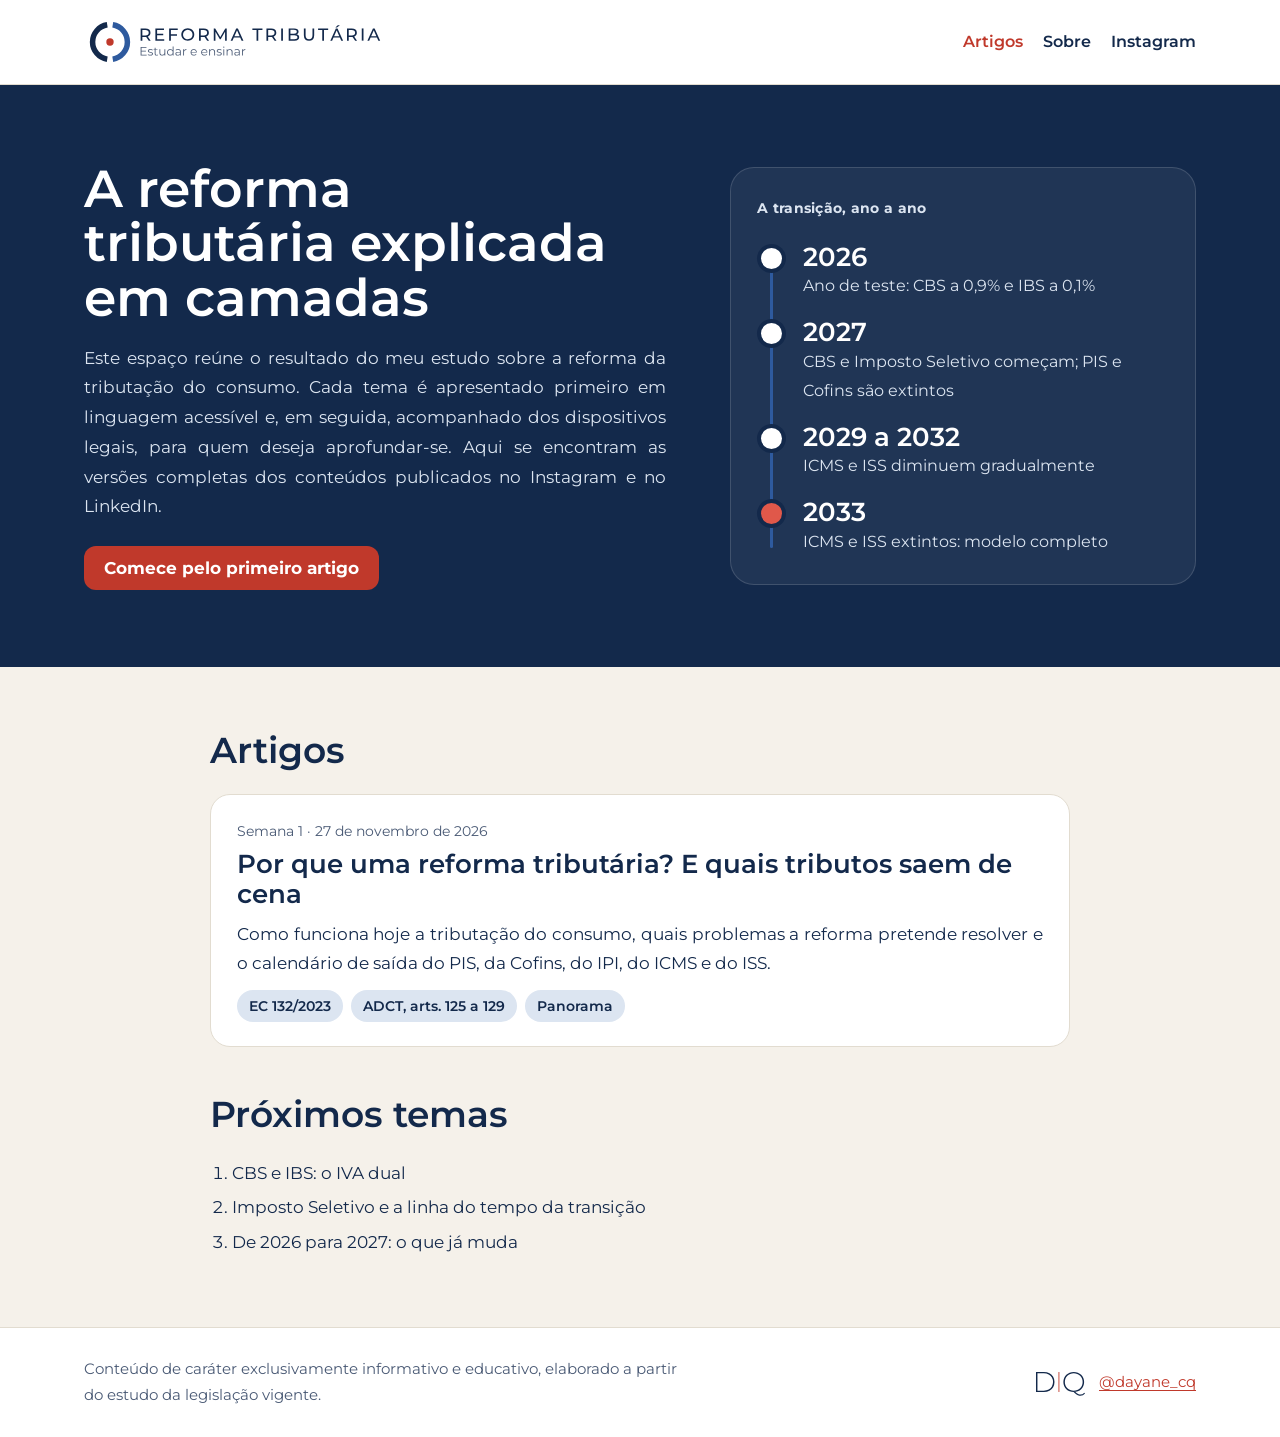
<file: index.html>
<!DOCTYPE html>
<html lang="pt-BR">
<head>
<meta charset="utf-8">
<meta name="viewport" content="width=device-width, initial-scale=1">
<title>Reforma Tributária: Estudar e Ensinar</title>
<meta name="description" content="Estudo da reforma tributária (EC 132/2023, LC 214/2025 e LC 227/2026) explicado em linguagem acessível, sempre com o dispositivo legal.">
<link rel="preconnect" href="https://fonts.googleapis.com">
<link rel="preconnect" href="https://fonts.gstatic.com" crossorigin>
<link href="https://fonts.googleapis.com/css2?family=Montserrat:wght@400;500;600&display=swap" rel="stylesheet">
<link rel="icon" href="assets/marca/serie-simbolo.svg" type="image/svg+xml">
<link rel="stylesheet" href="assets/style.css?v=4">
</head>
<body>

<header class="topo">
  <div class="wrap">
    <a class="marca" href="index.html"><svg class="logo" width="302" height="52" viewBox="0 0 1040.06 179.00" role="img" aria-label="Reforma Tributária: estudar e ensinar"><path d="M80.00 30.26 A60 60 0 0 0 80.00 148.74" fill="none" stroke="#13294B" stroke-width="19.00"/><path d="M99.00 30.26 A60 60 0 0 1 99.00 148.74" fill="none" stroke="#2E5A9E" stroke-width="19.00"/><circle cx="89.5" cy="89.5" r="12.73" fill="#C0392B"/><path transform="translate(188.69,84.80) scale(0.06000,-0.06000)" d="M105.1311818943839 0V700H378.44509639564126Q514.2011735121542 700 592.2682313495391 635.2774518021794Q670.3352891869238 570.5549036043587 670.3352891869238 455.6433361274099Q670.3352891869238 380.2652975691534 635.2240150880134 325.80951383067895Q600.1127409891031 271.3537300922045 534.8124476110645 242.16471081307628Q469.51215423302597 212.97569153394804 378.44509639564126 212.97569153394804H160.04568315171835L204.51508801341157 259.1341156747695V0ZM573.4178541492037 0 394.6404023470243 254H502.4023470243085L682.0243084660519 0ZM204.51508801341157 249.31098072087175 160.04568315171835 297.8474434199497H375.3780385582565Q471.3537300922045 297.8474434199497 520.7303017602683 339.4130343671417Q570.1068734283319 380.9786253143336 570.1068734283319 455.6433361274099Q570.1068734283319 531.3080469404862 520.7303017602683 572.3736378876781Q471.3537300922045 613.43922883487 375.3780385582565 613.43922883487H160.04568315171835L204.51508801341157 662.8202011735121Z" fill="#13294B"/><path transform="translate(239.51,84.80) scale(0.06000,-0.06000)" d="M105.1311818943839 0V700H599.2011735121542V613.43922883487H204.51508801341157V86.56077116512992H613.3566638725902V0ZM196.13704945515508 313.06412405699916V397.93587594300084H555.8901927912825V313.06412405699916Z" fill="#13294B"/><path transform="translate(286.91,84.80) scale(0.06000,-0.06000)" d="M105.1311818943839 0V700H599.2011735121542V613.43922883487H204.51508801341157V0ZM195.29253981559094 282.9300083822297V369.4907795473596H555.8901927912825V282.9300083822297Z" fill="#13294B"/><path transform="translate(332.21,84.80) scale(0.06000,-0.06000)" d="M420.71724680519407 -8.067057837384745Q340.5229261334392 -8.067057837384745 272.30567932824516 18.855196982397317Q204.08843252305113 45.77745180217938 153.89941324392288 94.19970662196144Q103.71039396479463 142.6219614417435 75.86588432523051 207.6817382443338Q48.02137468566639 272.74151504692406 48.02137468566639 350Q48.02137468566639 427.25848495307594 75.86588432523051 492.31826175566624Q103.71039396479463 557.3780385582565 154.006828943692 605.9221521515327Q204.30326392258937 654.4662657448089 272.2293771415126 681.2666617910968Q340.15549036043586 708.0670578373847 420.53352891869235 708.0670578373847Q500.91156747694885 708.0670578373847 568.5950693739798 681.4168598142408Q636.2785712710107 654.7666617910968 686.3953627520184 606.4946049944588Q736.512154233026 558.2225481978206 764.3566638725902 492.871332774518Q792.2011735121542 427.52011735121545 792.2011735121542 349.9155490360436Q792.2011735121542 272.3109807208717 764.3566638725902 207.04421626152555Q736.512154233026 141.77745180217937 686.3953627520184 93.50539500554126Q636.2785712710107 45.23333820890316 568.5950693739798 18.58314018575921Q500.91156747694885 -8.067057837384745 420.71724680519407 -8.067057837384745ZM420.53352891869235 81.02724224643755Q479.0213746856664 81.02724224643755 528.4162863618019 101.08596244047726Q577.8111980379374 121.14468263451695 614.4590357331347 157.6515533876692Q651.1068734283319 194.15842414082147 671.5398155909472 243.09023549320725Q691.9727577535624 292.022046845593 691.9727577535624 350.2549463062835Q691.9727577535624 408.48784576697403 671.6347043144938 457.0921861302893Q651.296650875425 505.69652649360455 614.6083976127912 542.2502039569242Q577.9201443501574 578.803881420244 528.4707595179119 598.8883195869032Q479.0213746856664 618.9727577535624 420.53352891869235 618.9727577535624Q362.0456831517184 618.9727577535624 312.4001949574767 598.8609293126158Q262.754706763235 578.7491008716693 225.92095745782984 542.1455731091465Q189.08720815242472 505.5420453466238 168.66849929834143 456.8714205195331Q148.24979044425817 408.20079569244234 148.24979044425817 350.2787297825162Q148.24979044425817 292.3566638725901 168.6295816505372 243.42485252020433Q189.00937285681627 194.49304116781855 225.7729177779471 157.6930838697433Q262.53646269907796 120.89312657166806 312.29107292539817 100.9601844090528Q362.0456831517184 81.02724224643755 420.53352891869235 81.02724224643755Z" fill="#13294B"/><path transform="translate(389.81,84.80) scale(0.06000,-0.06000)" d="M105.1311818943839 0V700H378.44509639564126Q514.2011735121542 700 592.2682313495391 635.2774518021794Q670.3352891869238 570.5549036043587 670.3352891869238 455.6433361274099Q670.3352891869238 380.2652975691534 635.2240150880134 325.80951383067895Q600.1127409891031 271.3537300922045 534.8124476110645 242.16471081307628Q469.51215423302597 212.97569153394804 378.44509639564126 212.97569153394804H160.04568315171835L204.51508801341157 259.1341156747695V0ZM573.4178541492037 0 394.6404023470243 254H502.4023470243085L682.0243084660519 0ZM204.51508801341157 249.31098072087175 160.04568315171835 297.8474434199497H375.3780385582565Q471.3537300922045 297.8474434199497 520.7303017602683 339.4130343671417Q570.1068734283319 380.9786253143336 570.1068734283319 455.6433361274099Q570.1068734283319 531.3080469404862 520.7303017602683 572.3736378876781Q471.3537300922045 613.43922883487 375.3780385582565 613.43922883487H160.04568315171835L204.51508801341157 662.8202011735121Z" fill="#13294B"/><path transform="translate(440.63,84.80) scale(0.06000,-0.06000)" d="M105.1311818943839 0V700H187.15842414082147L500.7347024308466 171.20410729253982H457.10980720871754L767.1525565800503 700H849.1797988264879L850.0243084660519 0H754.0184409052808L753.1739312657166 548.546102263202H775.5305951383068L500.0456831517184 84.6433361274099H454.2652975691534L176.0913663034367 548.546102263202H201.13704945515508V0Z" fill="#13294B"/><path transform="translate(505.13,84.80) scale(0.06000,-0.06000)" d="M-1.1341156747694896 0 316.2652975691534 700H414.8046940486169L733.048616932104 0H628.1311818943839L344.91156747694885 644.3080469404862H385.31391450125733L102.09430008382229 0ZM133.7347024308466 174.68608549874267 161.46940486169322 255.33528918692372H555.0884325230511L583.6676445934619 174.68608549874267Z" fill="#13294B"/><path transform="translate(579.59,84.80) scale(0.06000,-0.06000)" d="M243.73176865046102 0V613.43922883487H4V700H582.8474434199497V613.43922883487H343.1156747694887V0Z" fill="#13294B"/><path transform="translate(622.01,84.80) scale(0.06000,-0.06000)" d="M105.1311818943839 0V700H378.44509639564126Q514.2011735121542 700 592.2682313495391 635.2774518021794Q670.3352891869238 570.5549036043587 670.3352891869238 455.6433361274099Q670.3352891869238 380.2652975691534 635.2240150880134 325.80951383067895Q600.1127409891031 271.3537300922045 534.8124476110645 242.16471081307628Q469.51215423302597 212.97569153394804 378.44509639564126 212.97569153394804H160.04568315171835L204.51508801341157 259.1341156747695V0ZM573.4178541492037 0 394.6404023470243 254H502.4023470243085L682.0243084660519 0ZM204.51508801341157 249.31098072087175 160.04568315171835 297.8474434199497H375.3780385582565Q471.3537300922045 297.8474434199497 520.7303017602683 339.4130343671417Q570.1068734283319 380.9786253143336 570.1068734283319 455.6433361274099Q570.1068734283319 531.3080469404862 520.7303017602683 572.3736378876781Q471.3537300922045 613.43922883487 375.3780385582565 613.43922883487H160.04568315171835L204.51508801341157 662.8202011735121Z" fill="#13294B"/><path transform="translate(672.83,84.80) scale(0.06000,-0.06000)" d="M105.1311818943839 0V700H204.51508801341157V0Z" fill="#13294B"/><path transform="translate(698.63,84.80) scale(0.06000,-0.06000)" d="M105.1311818943839 0V700H419.28960603520534Q539.9572506286672 700 605.1462699077955 651.6997066219615Q670.3352891869238 603.3994132439229 670.3352891869238 518.7774518021794Q670.3352891869238 462.46647108130765 644.446563285834 423.1219614417435Q618.5578373847443 383.77745180217937 575.7361693210394 363.0884325230511Q532.9145012573345 342.3994132439229 483.1156747694887 342.3994132439229L500.96018440905283 372.28960603520534Q560.8474434199497 372.28960603520534 607.1691114836547 351.3673512154233Q653.4907795473596 330.44509639564126 680.0685247275776 289.6005867560771Q706.6462699077955 248.75607711651298 706.6462699077955 188.91156747694887Q706.6462699077955 99.22254819782061 639.5014668901929 49.61127409891031Q572.3566638725902 0 439.28960603520534 0ZM204.51508801341157 81.49371332774518H434.84450963956414Q518.1311818943839 81.49371332774518 562.2745180217937 109.17057837384745Q606.4178541492037 136.8474434199497 606.4178541492037 197.3566638725901Q606.4178541492037 257.8658843252305 562.2745180217937 285.8872590108969Q518.1311818943839 313.9086336965633 434.84450963956414 313.9086336965633H196.13704945515508V395.4023470243085H409.77745180217937Q486.13118189438393 395.4023470243085 528.1190276613579 423.1569572506287Q570.1068734283319 450.91156747694885 570.1068734283319 506.9543168482816Q570.1068734283319 562.9970662196145 528.1190276613579 590.7516764459347Q486.13118189438393 618.5062866722549 409.77745180217937 618.5062866722549H204.51508801341157Z" fill="#13294B"/><path transform="translate(751.25,84.80) scale(0.06000,-0.06000)" d="M395.3109807208717 -8.067057837384745Q256.79882648784576 -8.067057837384745 177.96500419111482 71.0Q99.1311818943839 150.06705783738474 99.1311818943839 302.28960603520534V700H198.51508801341157V305.82313495389775Q198.51508801341157 189.46940486169322 250.08067896060354 135.2483235540654Q301.6462699077955 81.02724224643755 396.15549036043586 81.02724224643755Q490.6647108130763 81.02724224643755 542.2303017602683 135.2483235540654Q593.7958927074602 189.46940486169322 593.7958927074602 305.82313495389775V700H691.4907795473596V302.28960603520534Q691.4907795473596 150.06705783738474 612.6569572506287 71.0Q533.8231349538977 -8.067057837384745 395.3109807208717 -8.067057837384745Z" fill="#13294B"/><path transform="translate(805.91,84.80) scale(0.06000,-0.06000)" d="M243.73176865046102 0V613.43922883487H4V700H582.8474434199497V613.43922883487H343.1156747694887V0Z" fill="#13294B"/><path transform="translate(848.33,84.80) scale(0.06000,-0.06000)" d="M-1.1341156747694896 0 316.2652975691534 700H414.8046940486169L733.048616932104 0H628.1311818943839L344.91156747694885 644.3080469404862H385.31391450125733L102.09430008382229 0ZM133.7347024308466 174.68608549874267 161.46940486169322 255.33528918692372H555.0884325230511L583.6676445934619 174.68608549874267ZM290.55490360435874 757.0 427.17686504610225 887.268231349539H549.0943000838223L381.3595976529757 757.0Z" fill="#13294B"/><path transform="translate(899.45,84.80) scale(0.06000,-0.06000)" d="M105.1311818943839 0V700H378.44509639564126Q514.2011735121542 700 592.2682313495391 635.2774518021794Q670.3352891869238 570.5549036043587 670.3352891869238 455.6433361274099Q670.3352891869238 380.2652975691534 635.2240150880134 325.80951383067895Q600.1127409891031 271.3537300922045 534.8124476110645 242.16471081307628Q469.51215423302597 212.97569153394804 378.44509639564126 212.97569153394804H160.04568315171835L204.51508801341157 259.1341156747695V0ZM573.4178541492037 0 394.6404023470243 254H502.4023470243085L682.0243084660519 0ZM204.51508801341157 249.31098072087175 160.04568315171835 297.8474434199497H375.3780385582565Q471.3537300922045 297.8474434199497 520.7303017602683 339.4130343671417Q570.1068734283319 380.9786253143336 570.1068734283319 455.6433361274099Q570.1068734283319 531.3080469404862 520.7303017602683 572.3736378876781Q471.3537300922045 613.43922883487 375.3780385582565 613.43922883487H160.04568315171835L204.51508801341157 662.8202011735121Z" fill="#13294B"/><path transform="translate(950.27,84.80) scale(0.06000,-0.06000)" d="M105.1311818943839 0V700H204.51508801341157V0Z" fill="#13294B"/><path transform="translate(976.07,84.80) scale(0.06000,-0.06000)" d="M-1.1341156747694896 0 316.2652975691534 700H414.8046940486169L733.048616932104 0H628.1311818943839L344.91156747694885 644.3080469404862H385.31391450125733L102.09430008382229 0ZM133.7347024308466 174.68608549874267 161.46940486169322 255.33528918692372H555.0884325230511L583.6676445934619 174.68608549874267Z" fill="#13294B"/><path transform="translate(190.20,136.20) scale(0.04200,-0.04200)" d="M114.30092204526404 0V700H594.1994970662196V635.6689019279129H187.56496227996647V64.33109807208717H608.6328583403185V0ZM180.2984073763621 323.9010896898575V387.0989103101425H550.3327745180218V323.9010896898575Z" fill="#4A5A75"/><path transform="translate(218.30,136.20) scale(0.04200,-0.04200)" d="M240.233025984912 -4.699916177703269Q174.96647108130762 -4.699916177703269 116.84995808885162 13.883487007544007Q58.73344509639564 32.46689019279128 26.333612740989103 60.067057837384745L57.59932942162615 116.2984073763621Q89.56580050293378 91.56496227996647 139.56580050293377 74.18147527242246Q189.56580050293377 56.797988264878455 244.7661357921207 56.797988264878455Q319.766974015088 56.797988264878455 352.967309304275 80.2984073763621Q386.1676445934619 103.79882648784576 386.1676445934619 142.89941324392288Q386.1676445934619 171.96647108130762 367.73428331936293 188.3667225481978Q349.30092204526403 204.766974015088 318.9341994970662 213.43378038558257Q288.5674769488684 222.10058675607712 251.9840737636211 227.96730930427492Q215.40067057837385 233.83403185247275 178.81726739312657 242.1173512154233Q142.2338642078793 250.40067057837385 111.86714165968147 265.7506286672255Q81.50041911148365 281.1005867560771 63.067057837384745 308.01718357082984Q44.63369656328584 334.93378038558257 44.63369656328584 379.6336965632858Q44.63369656328584 423.1332774518022 69.01676445934619 457.09974853310985Q93.39983235540655 491.06621961441743 139.84953897736798 510.63285834031853Q186.29924559932942 530.1994970662196 253.13243922883487 530.1994970662196Q303.9656328583403 530.1994970662196 355.2154233025985 516.8327745180218Q406.46521374685665 503.466051969824 438.8650461022632 480.5993294216262L407.5993294216262 424.3679798826488Q373.19949706621964 448.2347024308466 333.1827326068734 458.46814752724225Q293.1659681475272 468.7015926236379 252.56580050293377 468.7015926236379Q182.2984073763621 468.7015926236379 148.8981559094719 444.20117351215424Q115.49790444258173 419.7007544006706 115.49790444258173 382.4668901927913Q115.49790444258173 351.83319362950544 133.93126571668063 334.7162615255658Q152.36462699077953 317.5993294216262 182.73134953897735 308.14920368818105Q213.09807208717518 298.69907795473597 249.68147527242246 292.8323554065381Q286.26487845766974 286.9656328583403 322.63160100586754 278.68231349538974Q358.9983235540654 270.3989941324392 389.36504610226325 255.5490360435876Q419.73176865046105 240.69907795473597 438.16512992455995 214.4991617770327Q456.59849119865885 188.29924559932942 456.59849119865885 144.59932942162615Q456.59849119865885 99.36630343671416 431.06538139145016 65.74979044425817Q405.5322715842414 32.13327745180218 357.3658843252305 13.716680637049455Q309.19949706621964 -4.699916177703269 240.233025984912 -4.699916177703269Z" fill="#4A5A75"/><path transform="translate(238.79,136.20) scale(0.04200,-0.04200)" d="M264.99916177703267 -4.699916177703269Q190.96647108130762 -4.699916177703269 151.03352891869235 35.39983235540654Q111.10058675607712 75.49958088851635 111.10058675607712 148.36546521374686V640.7661357921207H182.09807208717518V152.2321877619447Q182.09807208717518 105.73176865046102 205.41492036881812 80.69823973176865Q228.73176865046102 55.664710813076276 272.79882648784576 55.664710813076276Q319.69907795473597 55.664710813076276 350.8658843252305 82.56496227996647L375.6320201173512 31.73344509639564Q355.36546521374686 13.300083822296731 325.5989103101425 4.300083822296731Q295.8323554065381 -4.699916177703269 264.99916177703267 -4.699916177703269ZM17.333612740989103 466.26823134953895V525.4995808885163H341.79882648784576V466.26823134953895Z" fill="#4A5A75"/><path transform="translate(255.85,136.20) scale(0.04200,-0.04200)" d="M316.4668901927913 -4.699916177703269Q248.766974015088 -4.699916177703269 198.71709974853312 20.083403185247278Q148.66722548197822 44.86672254819782 121.1839899413244 95.13327745180219Q93.70075440067058 145.39983235540655 93.70075440067058 220.49958088851633V525.4995808885163H164.69823973176864V227.86588432523052Q164.69823973176864 144.33193629505448 206.1986588432523 101.69823973176864Q247.69907795473597 59.064543168482814 323.39983235540655 59.064543168482814Q378.2003352891869 59.064543168482814 418.4006705783738 81.74811399832356Q458.6010058675608 104.4316848281643 480.4844928751048 147.34870075440068Q502.3679798826488 190.26571668063704 502.3679798826488 249.59932942162615V525.4995808885163H573.3654652137468V0H505.20117351215424V143.73344509639566L516.2673931265716 117.50125733445097Q491.43419949706623 60.13411567476949 438.85079631181895 27.71709974853311Q386.2673931265717 -4.699916177703269 316.4668901927913 -4.699916177703269Z" fill="#4A5A75"/><path transform="translate(284.07,136.20) scale(0.04200,-0.04200)" d="M308.39983235540655 -4.699916177703269Q233.4333612740989 -4.699916177703269 173.883487007544 29.083403185247278Q114.33361274098911 62.86672254819782 80.20033528918692 123.21668063704946Q46.067057837384745 183.5666387259011 46.067057837384745 262.96647108130765Q46.067057837384745 342.7996647108131 80.20033528918692 402.7162615255658Q114.33361274098911 462.63285834031853 173.883487007544 496.41617770326906Q233.4333612740989 530.1994970662196 308.39983235540655 530.1994970662196Q376.5666387259011 530.1994970662196 431.43336127409896 498.966051969824Q486.30008382229676 467.7326068734283 518.8000838222968 408.3826487845767Q551.3000838222968 349.0326906957251 551.3000838222968 262.96647108130765Q551.3000838222968 177.90025146689018 519.3667225481978 117.8336127409891Q487.4333612740989 57.76697401508801 432.56663872590104 26.53352891869237Q377.69991617770324 -4.699916177703269 308.39983235540655 -4.699916177703269ZM313.49958088851633 57.931265716680635Q369.30008382229676 57.931265716680635 413.58382229673094 83.54819782062029Q457.86756077116513 109.16512992455993 483.61777032690696 155.6655490360436Q509.3679798826488 202.16596814752725 509.3679798826488 262.96647108130765Q509.3679798826488 324.766974015088 483.61777032690696 370.7673931265717Q457.86756077116513 416.76781223805534 413.58382229673094 442.16806370494555Q369.30008382229676 467.5683151718357 313.49958088851633 467.5683151718357Q257.69907795473597 467.5683151718357 213.6320201173512 442.16806370494555Q169.56496227996647 416.76781223805534 143.59807208717518 370.7673931265717Q117.6311818943839 324.766974015088 117.6311818943839 262.96647108130765Q117.6311818943839 202.16596814752725 143.59807208717518 155.6655490360436Q169.56496227996647 109.16512992455993 213.6320201173512 83.54819782062029Q257.69907795473597 57.931265716680635 313.49958088851633 57.931265716680635ZM511.06789606035204 0V158.26823134953898L518.2347024308466 263.96647108130765L508.2347024308466 369.6647108130763V742H579.2321877619447V0Z" fill="#4A5A75"/><path transform="translate(312.55,136.20) scale(0.04200,-0.04200)" d="M428.00083822296733 0V115.63369656328584L425.1676445934619 135.46689019279128V328.93378038558257Q425.1676445934619 396.33445096395644 387.41743503772005 432.2347024308466Q349.6672254819782 468.1349538977368 275.9002514668902 468.1349538977368Q224.69991617770327 468.1349538977368 178.96647108130765 451.2514668901928Q133.233025984912 434.3679798826488 100.93294216261526 406.33445096395644L69.36714165968148 458.8658843252305Q109.20033528918692 492.7326068734283 165.3168482816429 511.466051969824Q221.4333612740989 530.1994970662196 282.83319362950544 530.1994970662196Q385.2992455993294 530.1994970662196 440.7321877619447 479.3830678960603Q496.16512992455995 428.5666387259011 496.16512992455995 325.9673093042749V0ZM246.86672254819783 -4.699916177703269Q187.73344509639566 -4.699916177703269 144.46689019279128 14.433361274098909Q101.20033528918692 33.566638725901086 78.00041911148365 68.26655490360436Q54.800502933780386 102.96647108130763 54.800502933780386 147.6663872590109Q54.800502933780386 188.63285834031853 74.2837384744342 222.39941324392288Q93.76697401508801 256.1659681475272 138.30008382229673 276.7992455993294Q182.83319362950544 297.4325230511316 258.06621961441743 297.4325230511316H439.00083822296733V244.43419949706623H260.466051969824Q183.79882648784576 244.43419949706623 154.51508801341157 217.45054484492874Q125.23134953897737 190.46689019279128 125.23134953897737 150.36630343671416Q125.23134953897737 104.83235540653814 160.29840737636212 77.98197820620285Q195.36546521374686 51.13160100586756 257.63285834031853 51.13160100586756Q318.4668901927913 51.13160100586756 361.58382229673094 78.54861693210394Q404.7007544006706 105.96563285834031 425.1676445934619 157.63285834031853L440.8340318524728 108.93461860854987Q420.9673093042749 56.5674769488684 371.5838222967309 25.933780385582565Q322.2003352891869 -4.699916177703269 246.86672254819783 -4.699916177703269Z" fill="#4A5A75"/><path transform="translate(337.33,136.20) scale(0.04200,-0.04200)" d="M99.13411567476949 0V525.4995808885163H167.2984073763621V381.93294216261523L160.1986588432523 407.03185247275775Q182.33193629505448 466.5322715842414 234.2652975691534 498.36588432523047Q286.1986588432523 530.1994970662196 363.49874266554906 530.1994970662196V460.9019279128248Q359.0989103101425 461.4685666387259 355.0490360435876 461.75188600167644Q350.99916177703267 462.035205364627 346.7326068734283 462.035205364627Q264.49874266554906 462.035205364627 217.31517183570833 411.60142497904445Q170.13160100586757 361.1676445934619 170.13160100586757 268.36714165968147V0Z" fill="#4A5A75"/><path transform="translate(365.17,136.20) scale(0.04200,-0.04200)" d="M322.19949706621964 -4.699916177703269Q240.39983235540655 -4.699916177703269 178.15004191114838 29.650041911148364Q115.9002514668902 64 80.98365465213747 124.63327745180217Q46.067057837384745 185.26655490360434 46.067057837384745 262.96647108130765Q46.067057837384745 341.0997485331098 79.3336127409891 401.2996647108131Q112.60016764459345 461.49958088851633 171.0666387259011 495.84953897736796Q229.53310980720872 530.1994970662196 303.19949706621964 530.1994970662196Q376.8658843252305 530.1994970662196 434.4823973176865 496.5662196144174Q492.0989103101425 462.93294216261523 525.0155071248953 402.6663872590109Q557.932103939648 342.39983235540655 557.932103939648 262.8667225481978Q557.932103939648 258.4668901927913 557.6487845766974 252.65046102263204Q557.3654652137468 246.83403185247275 556.7988264878458 241.43419949706623H100.13160100586757V294.4325230511316H519.1668063704946L490.76781223805534 273.19949706621964Q491.33445096395644 329.8667225481978 466.86756077116513 374.23386420787926Q442.4006705783738 418.6010058675608 400.266974015088 443.93461860854984Q358.1332774518022 469.26823134953895 303.19949706621964 469.26823134953895Q248.69907795473597 469.26823134953895 206.06538139145013 443.93461860854984Q163.4316848281643 418.6010058675608 139.464794635373 373.9505448449288Q115.49790444258173 329.30008382229676 115.49790444258173 271.49958088851633V259.5666387259011Q115.49790444258173 200.46605196982398 141.964794635373 154.81559094719196Q168.4316848281643 109.16512992455993 215.6320201173512 83.54819782062029Q262.8323554065381 57.931265716680635 323.8994132439229 57.931265716680635Q372.49958088851633 57.931265716680635 413.89983235540655 75.09807208717518Q455.30008382229676 92.26487845766974 484.60016764459345 127.16512992455993L524.6655490360436 80.86672254819783Q489.5322715842414 38.86672254819782 437.26571668063707 17.083403185247278Q384.99916177703267 -4.699916177703269 322.19949706621964 -4.699916177703269Z" fill="#4A5A75"/><path transform="translate(401.54,136.20) scale(0.04200,-0.04200)" d="M322.19949706621964 -4.699916177703269Q240.39983235540655 -4.699916177703269 178.15004191114838 29.650041911148364Q115.9002514668902 64 80.98365465213747 124.63327745180217Q46.067057837384745 185.26655490360434 46.067057837384745 262.96647108130765Q46.067057837384745 341.0997485331098 79.3336127409891 401.2996647108131Q112.60016764459345 461.49958088851633 171.0666387259011 495.84953897736796Q229.53310980720872 530.1994970662196 303.19949706621964 530.1994970662196Q376.8658843252305 530.1994970662196 434.4823973176865 496.5662196144174Q492.0989103101425 462.93294216261523 525.0155071248953 402.6663872590109Q557.932103939648 342.39983235540655 557.932103939648 262.8667225481978Q557.932103939648 258.4668901927913 557.6487845766974 252.65046102263204Q557.3654652137468 246.83403185247275 556.7988264878458 241.43419949706623H100.13160100586757V294.4325230511316H519.1668063704946L490.76781223805534 273.19949706621964Q491.33445096395644 329.8667225481978 466.86756077116513 374.23386420787926Q442.4006705783738 418.6010058675608 400.266974015088 443.93461860854984Q358.1332774518022 469.26823134953895 303.19949706621964 469.26823134953895Q248.69907795473597 469.26823134953895 206.06538139145013 443.93461860854984Q163.4316848281643 418.6010058675608 139.464794635373 373.9505448449288Q115.49790444258173 329.30008382229676 115.49790444258173 271.49958088851633V259.5666387259011Q115.49790444258173 200.46605196982398 141.964794635373 154.81559094719196Q168.4316848281643 109.16512992455993 215.6320201173512 83.54819782062029Q262.8323554065381 57.931265716680635 323.8994132439229 57.931265716680635Q372.49958088851633 57.931265716680635 413.89983235540655 75.09807208717518Q455.30008382229676 92.26487845766974 484.60016764459345 127.16512992455993L524.6655490360436 80.86672254819783Q489.5322715842414 38.86672254819782 437.26571668063707 17.083403185247278Q384.99916177703267 -4.699916177703269 322.19949706621964 -4.699916177703269Z" fill="#4A5A75"/><path transform="translate(426.91,136.20) scale(0.04200,-0.04200)" d="M99.13411567476949 0V525.4995808885163H167.2984073763621V381.3327745180218L156.2321877619447 407.5649622799665Q181.49874266554903 465.36546521374686 236.08214585079628 497.78248113998325Q290.66554903604356 530.1994970662196 366.7326068734283 530.1994970662196Q431.2992455993294 530.1994970662196 479.56580050293377 505.41617770326906Q527.8323554065381 480.63285834031853 555.3155909471919 430.6496227996647Q582.7988264878458 380.6663872590109 582.7988264878458 305V0H511.8013411567477V297.6336965632858Q511.8013411567477 381.1676445934619 470.4509639564124 423.8013411567477Q429.1005867560771 466.4350377200335 354.1332774518022 466.4350377200335Q298.0326906957251 466.4350377200335 256.39899413243927 443.7514668901928Q214.7652975691534 421.06789606035204 192.44844928751047 378.6508801341157Q170.13160100586757 336.2338642078793 170.13160100586757 275.9002514668902V0Z" fill="#4A5A75"/><path transform="translate(455.30,136.20) scale(0.04200,-0.04200)" d="M240.233025984912 -4.699916177703269Q174.96647108130762 -4.699916177703269 116.84995808885162 13.883487007544007Q58.73344509639564 32.46689019279128 26.333612740989103 60.067057837384745L57.59932942162615 116.2984073763621Q89.56580050293378 91.56496227996647 139.56580050293377 74.18147527242246Q189.56580050293377 56.797988264878455 244.7661357921207 56.797988264878455Q319.766974015088 56.797988264878455 352.967309304275 80.2984073763621Q386.1676445934619 103.79882648784576 386.1676445934619 142.89941324392288Q386.1676445934619 171.96647108130762 367.73428331936293 188.3667225481978Q349.30092204526403 204.766974015088 318.9341994970662 213.43378038558257Q288.5674769488684 222.10058675607712 251.9840737636211 227.96730930427492Q215.40067057837385 233.83403185247275 178.81726739312657 242.1173512154233Q142.2338642078793 250.40067057837385 111.86714165968147 265.7506286672255Q81.50041911148365 281.1005867560771 63.067057837384745 308.01718357082984Q44.63369656328584 334.93378038558257 44.63369656328584 379.6336965632858Q44.63369656328584 423.1332774518022 69.01676445934619 457.09974853310985Q93.39983235540655 491.06621961441743 139.84953897736798 510.63285834031853Q186.29924559932942 530.1994970662196 253.13243922883487 530.1994970662196Q303.9656328583403 530.1994970662196 355.2154233025985 516.8327745180218Q406.46521374685665 503.466051969824 438.8650461022632 480.5993294216262L407.5993294216262 424.3679798826488Q373.19949706621964 448.2347024308466 333.1827326068734 458.46814752724225Q293.1659681475272 468.7015926236379 252.56580050293377 468.7015926236379Q182.2984073763621 468.7015926236379 148.8981559094719 444.20117351215424Q115.49790444258173 419.7007544006706 115.49790444258173 382.4668901927913Q115.49790444258173 351.83319362950544 133.93126571668063 334.7162615255658Q152.36462699077953 317.5993294216262 182.73134953897735 308.14920368818105Q213.09807208717518 298.69907795473597 249.68147527242246 292.8323554065381Q286.26487845766974 286.9656328583403 322.63160100586754 278.68231349538974Q358.9983235540654 270.3989941324392 389.36504610226325 255.5490360435876Q419.73176865046105 240.69907795473597 438.16512992455995 214.4991617770327Q456.59849119865885 188.29924559932942 456.59849119865885 144.59932942162615Q456.59849119865885 99.36630343671416 431.06538139145016 65.74979044425817Q405.5322715842414 32.13327745180218 357.3658843252305 13.716680637049455Q309.19949706621964 -4.699916177703269 240.233025984912 -4.699916177703269Z" fill="#4A5A75"/><path transform="translate(475.80,136.20) scale(0.04200,-0.04200)" d="M99.13411567476949 0V525.4995808885163H170.13160100586757V0ZM134.63285834031853 641.3009220452641Q112.73344509639566 641.3009220452641 97.65046102263203 656.1005867560771Q82.5674769488684 670.9002514668902 82.5674769488684 691.6663872590109Q82.5674769488684 712.8658843252305 97.65046102263203 727.4488683989941Q112.73344509639566 742.0318524727578 134.63285834031853 742.0318524727578Q156.9656328583403 742.0318524727578 171.83193629505448 728.0155071248953Q186.69823973176864 713.9991617770327 186.69823973176864 692.7996647108131Q186.69823973176864 671.4668901927913 172.11525565800503 656.3839061190276Q157.5322715842414 641.3009220452641 134.63285834031853 641.3009220452641Z" fill="#4A5A75"/><path transform="translate(487.10,136.20) scale(0.04200,-0.04200)" d="M99.13411567476949 0V525.4995808885163H167.2984073763621V381.3327745180218L156.2321877619447 407.5649622799665Q181.49874266554903 465.36546521374686 236.08214585079628 497.78248113998325Q290.66554903604356 530.1994970662196 366.7326068734283 530.1994970662196Q431.2992455993294 530.1994970662196 479.56580050293377 505.41617770326906Q527.8323554065381 480.63285834031853 555.3155909471919 430.6496227996647Q582.7988264878458 380.6663872590109 582.7988264878458 305V0H511.8013411567477V297.6336965632858Q511.8013411567477 381.1676445934619 470.4509639564124 423.8013411567477Q429.1005867560771 466.4350377200335 354.1332774518022 466.4350377200335Q298.0326906957251 466.4350377200335 256.39899413243927 443.7514668901928Q214.7652975691534 421.06789606035204 192.44844928751047 378.6508801341157Q170.13160100586757 336.2338642078793 170.13160100586757 275.9002514668902V0Z" fill="#4A5A75"/><path transform="translate(515.49,136.20) scale(0.04200,-0.04200)" d="M428.00083822296733 0V115.63369656328584L425.1676445934619 135.46689019279128V328.93378038558257Q425.1676445934619 396.33445096395644 387.41743503772005 432.2347024308466Q349.6672254819782 468.1349538977368 275.9002514668902 468.1349538977368Q224.69991617770327 468.1349538977368 178.96647108130765 451.2514668901928Q133.233025984912 434.3679798826488 100.93294216261526 406.33445096395644L69.36714165968148 458.8658843252305Q109.20033528918692 492.7326068734283 165.3168482816429 511.466051969824Q221.4333612740989 530.1994970662196 282.83319362950544 530.1994970662196Q385.2992455993294 530.1994970662196 440.7321877619447 479.3830678960603Q496.16512992455995 428.5666387259011 496.16512992455995 325.9673093042749V0ZM246.86672254819783 -4.699916177703269Q187.73344509639566 -4.699916177703269 144.46689019279128 14.433361274098909Q101.20033528918692 33.566638725901086 78.00041911148365 68.26655490360436Q54.800502933780386 102.96647108130763 54.800502933780386 147.6663872590109Q54.800502933780386 188.63285834031853 74.2837384744342 222.39941324392288Q93.76697401508801 256.1659681475272 138.30008382229673 276.7992455993294Q182.83319362950544 297.4325230511316 258.06621961441743 297.4325230511316H439.00083822296733V244.43419949706623H260.466051969824Q183.79882648784576 244.43419949706623 154.51508801341157 217.45054484492874Q125.23134953897737 190.46689019279128 125.23134953897737 150.36630343671416Q125.23134953897737 104.83235540653814 160.29840737636212 77.98197820620285Q195.36546521374686 51.13160100586756 257.63285834031853 51.13160100586756Q318.4668901927913 51.13160100586756 361.58382229673094 78.54861693210394Q404.7007544006706 105.96563285834031 425.1676445934619 157.63285834031853L440.8340318524728 108.93461860854987Q420.9673093042749 56.5674769488684 371.5838222967309 25.933780385582565Q322.2003352891869 -4.699916177703269 246.86672254819783 -4.699916177703269Z" fill="#4A5A75"/><path transform="translate(540.27,136.20) scale(0.04200,-0.04200)" d="M99.13411567476949 0V525.4995808885163H167.2984073763621V381.93294216261523L160.1986588432523 407.03185247275775Q182.33193629505448 466.5322715842414 234.2652975691534 498.36588432523047Q286.1986588432523 530.1994970662196 363.49874266554906 530.1994970662196V460.9019279128248Q359.0989103101425 461.4685666387259 355.0490360435876 461.75188600167644Q350.99916177703267 462.035205364627 346.7326068734283 462.035205364627Q264.49874266554906 462.035205364627 217.31517183570833 411.60142497904445Q170.13160100586757 361.1676445934619 170.13160100586757 268.36714165968147V0Z" fill="#4A5A75"/></svg></a>
    <nav class="menu" aria-label="Menu principal">
      <a href="index.html" aria-current="page">Artigos</a>
      <a href="sobre.html">Sobre</a>
      <a href="https://www.instagram.com/dayane_cq/">Instagram</a>
    </nav>
  </div>
</header>

<section class="capa">
  <div class="wrap">
    <div>
      <h1>A reforma tributária explicada em camadas</h1>
      <p>Este espaço reúne o resultado do meu estudo sobre a reforma da tributação do consumo. Cada tema é apresentado primeiro em linguagem acessível e, em seguida, acompanhado dos dispositivos legais, para quem deseja aprofundar-se. Aqui se encontram as versões completas dos conteúdos publicados no Instagram e no LinkedIn.</p>
      <a class="chamada" href="artigos/semana-01-por-que-uma-reforma.html">Comece pelo primeiro artigo</a>
    </div>
    <div class="tempo">
      <h2>A transição, ano a ano</h2>
      <ol class="marcos">
        <li><b>2026</b><span>Ano de teste: CBS a 0,9% e IBS a 0,1%</span></li>
        <li><b>2027</b><span>CBS e Imposto Seletivo começam; PIS e Cofins são extintos</span></li>
        <li><b>2029 a 2032</b><span>ICMS e ISS diminuem gradualmente</span></li>
        <li class="fim"><b>2033</b><span>ICMS e ISS extintos: modelo completo</span></li>
      </ol>
    </div>
  </div>
</section>

<main>
  <div class="coluna">
  <h2 class="secao-titulo">Artigos</h2>
  <div class="lista">
    <article class="card">
      <p class="meta">Semana 1 · 27 de novembro de 2026</p>
      <h3><a href="artigos/semana-01-por-que-uma-reforma.html">Por que uma reforma tributária? E quais tributos saem de cena</a></h3>
      <p>Como funciona hoje a tributação do consumo, quais problemas a reforma pretende resolver e o calendário de saída do PIS, da Cofins, do IPI, do ICMS e do ISS.</p>
      <ul class="etiquetas"><li>EC 132/2023</li><li>ADCT, arts. 125 a 129</li><li>Panorama</li></ul>
    </article>
  </div>

  <section class="proximos">
    <h2 class="secao-titulo">Próximos temas</h2>
    <ol>
      <li>CBS e IBS: o IVA dual</li>
      <li>Imposto Seletivo e a linha do tempo da transição</li>
      <li>De 2026 para 2027: o que já muda</li>
    </ol>
  </section>
  </div>
</main>

<footer class="rodape">
  <div class="wrap">
    <p>Conteúdo de caráter exclusivamente informativo e educativo, elaborado a partir do estudo da legislação vigente.</p>
    <p class="assinatura"><svg class="dq" width="57" height="28" viewBox="0 0 200.05 98.00" role="img" aria-label="Dayane Quaresmin"><path transform="translate(1.80,84.00) scale(0.10000,-0.10000)" d="M122 0V700H398.6666666666667Q510.3333333333333 700 594.1666666666666 655.0Q678 610 724.6666666666667 531.1666666666666Q771.3333333333334 452.3333333333333 771.3333333333334 350Q771.3333333333334 247.66666666666666 724.6666666666667 168.83333333333331Q678 90 594.1666666666666 45.0Q510.3333333333333 0 398.6666666666667 0ZM173.33333333333334 45.666666666666664H395.3333333333333Q494.3333333333333 45.666666666666664 567.1666666666666 84.83333333333333Q640 124 679.8333333333333 192.5Q719.6666666666666 261 719.6666666666666 350Q719.6666666666666 439.3333333333333 679.8333333333333 507.66666666666663Q640 576 567.1666666666666 615.1666666666667Q494.3333333333333 654.3333333333334 395.3333333333333 654.3333333333334H173.33333333333334Z" fill="#13294B"/><rect x="92.93" y="14.00" width="3.15" height="70.00" fill="#C0392B"/><path transform="translate(104.62,84.00) scale(0.10000,-0.10000)" d="M419.07251461988307 -5Q340.81169590643276 -5 274.2391812865497 21.666666666666668Q207.66666666666666 48.333333333333336 158.5 96.5Q109.33333333333333 144.66666666666666 82.0 209.08496732026146Q54.666666666666664 273.5032679738562 54.666666666666664 350Q54.666666666666664 426.4967320261438 82.0 490.9150326797386Q109.33333333333333 555.3333333333334 158.54239766081872 603.5480984340045Q207.7514619883041 651.7628635346756 274.2090643274854 678.3814317673377Q340.6666666666667 705 419 705Q497.3333333333333 705 563.6951754385965 678.4407158836689Q630.0570175438596 651.8814317673379 679.1951754385965 603.7740492170022Q728.3333333333334 555.6666666666666 755.6666666666667 491.1333333333333Q783 426.6 783 349.96666666666664Q783 273.3333333333333 755.6666666666667 208.83333333333331Q728.3333333333334 144.33333333333334 679.1951754385965 96.22595078299777Q630.0570175438596 48.11856823266219 563.6951754385965 21.559284116331096Q497.3333333333333 -5 419.07251461988307 -5ZM648.6666666666666 -132.66666666666666Q618.6666666666666 -132.66666666666666 590.3333333333333 -124.83333333333333Q562 -117 532.6666666666666 -100.33333333333334Q503.3333333333333 -83.66666666666667 472.66666666666663 -57.5Q442 -31.333333333333332 407 5.666666666666666L465 19.666666666666664Q497.3333333333333 -17.333333333333336 528.5 -42.0Q559.6666666666666 -66.66666666666667 589.8333333333333 -78.33333333333334Q620 -90 649.3219373219373 -90Q730.6666666666666 -90 787.3333333333334 -23.333333333333336L814.3333333333334 -54.333333333333336Q750 -132.66666666666666 648.6666666666666 -132.66666666666666ZM419 41.666666666666664Q485.6666666666667 41.666666666666664 542.6666666666666 65.0Q599.6666666666666 88.33333333333333 642.020979020979 130.40341578327443Q684.3752913752913 172.47349823321554 707.8543123543124 228.41283863368668Q731.3333333333334 284.3521790341578 731.3333333333334 350Q731.3333333333334 416 707.8543123543124 471.8388364779874Q684.3752913752913 527.6776729559748 642.020979020979 569.6721698113207Q599.6666666666666 611.6666666666666 542.6666666666666 635.0Q485.6666666666667 658.3333333333334 419 658.3333333333334Q352.3333333333333 658.3333333333334 295.16666666666663 635.0Q238 611.6666666666666 195.64568764568764 569.6721698113207Q153.2913752913753 527.6776729559748 129.8123543123543 471.8388364779874Q106.33333333333333 416 106.33333333333333 350Q106.33333333333333 284.3521790341578 129.8123543123543 228.41283863368668Q153.2913752913753 172.47349823321554 195.64568764568764 130.40341578327443Q238 88.33333333333333 295.16666666666663 65.0Q352.3333333333333 41.666666666666664 419 41.666666666666664Z" fill="#13294B"/></svg><a href="https://www.instagram.com/dayane_cq/">@dayane_cq</a></p>
  </div>
</footer>

</body>
</html>
</file>
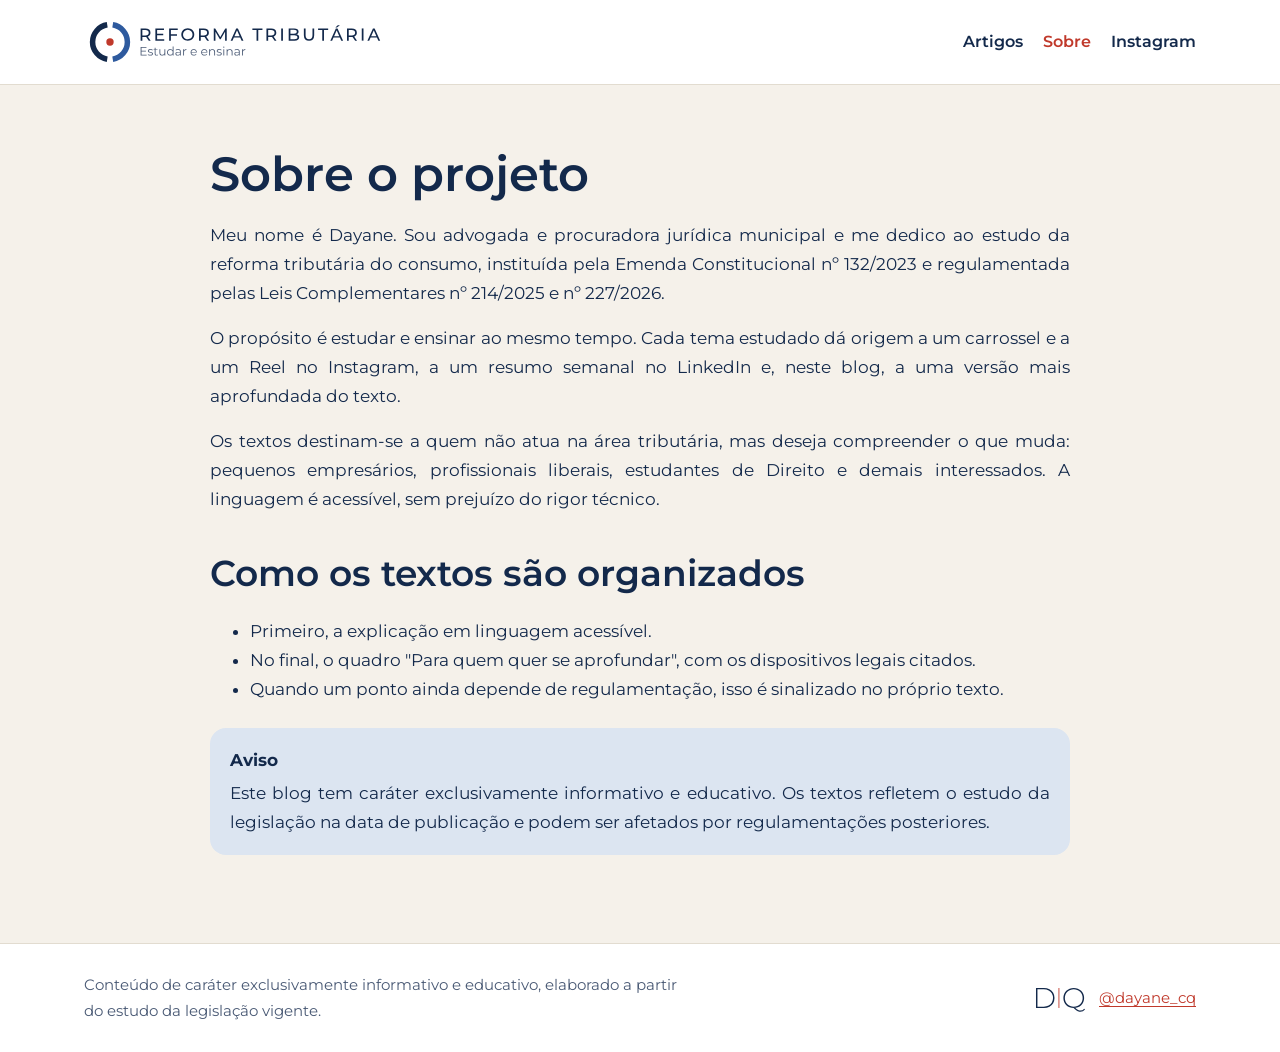
<file: sobre.html>
<!DOCTYPE html>
<html lang="pt-BR">
<head>
<meta charset="utf-8">
<meta name="viewport" content="width=device-width, initial-scale=1">
<title>Sobre | Reforma Tributária</title>
<meta name="description" content="Sobre o projeto Reforma Tributária: Estudar e Ensinar.">
<link rel="preconnect" href="https://fonts.googleapis.com">
<link rel="preconnect" href="https://fonts.gstatic.com" crossorigin>
<link href="https://fonts.googleapis.com/css2?family=Montserrat:wght@400;500;600&display=swap" rel="stylesheet">
<link rel="icon" href="assets/marca/serie-simbolo.svg" type="image/svg+xml">
<link rel="stylesheet" href="assets/style.css?v=4">
</head>
<body>

<header class="topo">
  <div class="wrap">
    <a class="marca" href="index.html"><svg class="logo" width="302" height="52" viewBox="0 0 1040.06 179.00" role="img" aria-label="Reforma Tributária: estudar e ensinar"><path d="M80.00 30.26 A60 60 0 0 0 80.00 148.74" fill="none" stroke="#13294B" stroke-width="19.00"/><path d="M99.00 30.26 A60 60 0 0 1 99.00 148.74" fill="none" stroke="#2E5A9E" stroke-width="19.00"/><circle cx="89.5" cy="89.5" r="12.73" fill="#C0392B"/><path transform="translate(188.69,84.80) scale(0.06000,-0.06000)" d="M105.1311818943839 0V700H378.44509639564126Q514.2011735121542 700 592.2682313495391 635.2774518021794Q670.3352891869238 570.5549036043587 670.3352891869238 455.6433361274099Q670.3352891869238 380.2652975691534 635.2240150880134 325.80951383067895Q600.1127409891031 271.3537300922045 534.8124476110645 242.16471081307628Q469.51215423302597 212.97569153394804 378.44509639564126 212.97569153394804H160.04568315171835L204.51508801341157 259.1341156747695V0ZM573.4178541492037 0 394.6404023470243 254H502.4023470243085L682.0243084660519 0ZM204.51508801341157 249.31098072087175 160.04568315171835 297.8474434199497H375.3780385582565Q471.3537300922045 297.8474434199497 520.7303017602683 339.4130343671417Q570.1068734283319 380.9786253143336 570.1068734283319 455.6433361274099Q570.1068734283319 531.3080469404862 520.7303017602683 572.3736378876781Q471.3537300922045 613.43922883487 375.3780385582565 613.43922883487H160.04568315171835L204.51508801341157 662.8202011735121Z" fill="#13294B"/><path transform="translate(239.51,84.80) scale(0.06000,-0.06000)" d="M105.1311818943839 0V700H599.2011735121542V613.43922883487H204.51508801341157V86.56077116512992H613.3566638725902V0ZM196.13704945515508 313.06412405699916V397.93587594300084H555.8901927912825V313.06412405699916Z" fill="#13294B"/><path transform="translate(286.91,84.80) scale(0.06000,-0.06000)" d="M105.1311818943839 0V700H599.2011735121542V613.43922883487H204.51508801341157V0ZM195.29253981559094 282.9300083822297V369.4907795473596H555.8901927912825V282.9300083822297Z" fill="#13294B"/><path transform="translate(332.21,84.80) scale(0.06000,-0.06000)" d="M420.71724680519407 -8.067057837384745Q340.5229261334392 -8.067057837384745 272.30567932824516 18.855196982397317Q204.08843252305113 45.77745180217938 153.89941324392288 94.19970662196144Q103.71039396479463 142.6219614417435 75.86588432523051 207.6817382443338Q48.02137468566639 272.74151504692406 48.02137468566639 350Q48.02137468566639 427.25848495307594 75.86588432523051 492.31826175566624Q103.71039396479463 557.3780385582565 154.006828943692 605.9221521515327Q204.30326392258937 654.4662657448089 272.2293771415126 681.2666617910968Q340.15549036043586 708.0670578373847 420.53352891869235 708.0670578373847Q500.91156747694885 708.0670578373847 568.5950693739798 681.4168598142408Q636.2785712710107 654.7666617910968 686.3953627520184 606.4946049944588Q736.512154233026 558.2225481978206 764.3566638725902 492.871332774518Q792.2011735121542 427.52011735121545 792.2011735121542 349.9155490360436Q792.2011735121542 272.3109807208717 764.3566638725902 207.04421626152555Q736.512154233026 141.77745180217937 686.3953627520184 93.50539500554126Q636.2785712710107 45.23333820890316 568.5950693739798 18.58314018575921Q500.91156747694885 -8.067057837384745 420.71724680519407 -8.067057837384745ZM420.53352891869235 81.02724224643755Q479.0213746856664 81.02724224643755 528.4162863618019 101.08596244047726Q577.8111980379374 121.14468263451695 614.4590357331347 157.6515533876692Q651.1068734283319 194.15842414082147 671.5398155909472 243.09023549320725Q691.9727577535624 292.022046845593 691.9727577535624 350.2549463062835Q691.9727577535624 408.48784576697403 671.6347043144938 457.0921861302893Q651.296650875425 505.69652649360455 614.6083976127912 542.2502039569242Q577.9201443501574 578.803881420244 528.4707595179119 598.8883195869032Q479.0213746856664 618.9727577535624 420.53352891869235 618.9727577535624Q362.0456831517184 618.9727577535624 312.4001949574767 598.8609293126158Q262.754706763235 578.7491008716693 225.92095745782984 542.1455731091465Q189.08720815242472 505.5420453466238 168.66849929834143 456.8714205195331Q148.24979044425817 408.20079569244234 148.24979044425817 350.2787297825162Q148.24979044425817 292.3566638725901 168.6295816505372 243.42485252020433Q189.00937285681627 194.49304116781855 225.7729177779471 157.6930838697433Q262.53646269907796 120.89312657166806 312.29107292539817 100.9601844090528Q362.0456831517184 81.02724224643755 420.53352891869235 81.02724224643755Z" fill="#13294B"/><path transform="translate(389.81,84.80) scale(0.06000,-0.06000)" d="M105.1311818943839 0V700H378.44509639564126Q514.2011735121542 700 592.2682313495391 635.2774518021794Q670.3352891869238 570.5549036043587 670.3352891869238 455.6433361274099Q670.3352891869238 380.2652975691534 635.2240150880134 325.80951383067895Q600.1127409891031 271.3537300922045 534.8124476110645 242.16471081307628Q469.51215423302597 212.97569153394804 378.44509639564126 212.97569153394804H160.04568315171835L204.51508801341157 259.1341156747695V0ZM573.4178541492037 0 394.6404023470243 254H502.4023470243085L682.0243084660519 0ZM204.51508801341157 249.31098072087175 160.04568315171835 297.8474434199497H375.3780385582565Q471.3537300922045 297.8474434199497 520.7303017602683 339.4130343671417Q570.1068734283319 380.9786253143336 570.1068734283319 455.6433361274099Q570.1068734283319 531.3080469404862 520.7303017602683 572.3736378876781Q471.3537300922045 613.43922883487 375.3780385582565 613.43922883487H160.04568315171835L204.51508801341157 662.8202011735121Z" fill="#13294B"/><path transform="translate(440.63,84.80) scale(0.06000,-0.06000)" d="M105.1311818943839 0V700H187.15842414082147L500.7347024308466 171.20410729253982H457.10980720871754L767.1525565800503 700H849.1797988264879L850.0243084660519 0H754.0184409052808L753.1739312657166 548.546102263202H775.5305951383068L500.0456831517184 84.6433361274099H454.2652975691534L176.0913663034367 548.546102263202H201.13704945515508V0Z" fill="#13294B"/><path transform="translate(505.13,84.80) scale(0.06000,-0.06000)" d="M-1.1341156747694896 0 316.2652975691534 700H414.8046940486169L733.048616932104 0H628.1311818943839L344.91156747694885 644.3080469404862H385.31391450125733L102.09430008382229 0ZM133.7347024308466 174.68608549874267 161.46940486169322 255.33528918692372H555.0884325230511L583.6676445934619 174.68608549874267Z" fill="#13294B"/><path transform="translate(579.59,84.80) scale(0.06000,-0.06000)" d="M243.73176865046102 0V613.43922883487H4V700H582.8474434199497V613.43922883487H343.1156747694887V0Z" fill="#13294B"/><path transform="translate(622.01,84.80) scale(0.06000,-0.06000)" d="M105.1311818943839 0V700H378.44509639564126Q514.2011735121542 700 592.2682313495391 635.2774518021794Q670.3352891869238 570.5549036043587 670.3352891869238 455.6433361274099Q670.3352891869238 380.2652975691534 635.2240150880134 325.80951383067895Q600.1127409891031 271.3537300922045 534.8124476110645 242.16471081307628Q469.51215423302597 212.97569153394804 378.44509639564126 212.97569153394804H160.04568315171835L204.51508801341157 259.1341156747695V0ZM573.4178541492037 0 394.6404023470243 254H502.4023470243085L682.0243084660519 0ZM204.51508801341157 249.31098072087175 160.04568315171835 297.8474434199497H375.3780385582565Q471.3537300922045 297.8474434199497 520.7303017602683 339.4130343671417Q570.1068734283319 380.9786253143336 570.1068734283319 455.6433361274099Q570.1068734283319 531.3080469404862 520.7303017602683 572.3736378876781Q471.3537300922045 613.43922883487 375.3780385582565 613.43922883487H160.04568315171835L204.51508801341157 662.8202011735121Z" fill="#13294B"/><path transform="translate(672.83,84.80) scale(0.06000,-0.06000)" d="M105.1311818943839 0V700H204.51508801341157V0Z" fill="#13294B"/><path transform="translate(698.63,84.80) scale(0.06000,-0.06000)" d="M105.1311818943839 0V700H419.28960603520534Q539.9572506286672 700 605.1462699077955 651.6997066219615Q670.3352891869238 603.3994132439229 670.3352891869238 518.7774518021794Q670.3352891869238 462.46647108130765 644.446563285834 423.1219614417435Q618.5578373847443 383.77745180217937 575.7361693210394 363.0884325230511Q532.9145012573345 342.3994132439229 483.1156747694887 342.3994132439229L500.96018440905283 372.28960603520534Q560.8474434199497 372.28960603520534 607.1691114836547 351.3673512154233Q653.4907795473596 330.44509639564126 680.0685247275776 289.6005867560771Q706.6462699077955 248.75607711651298 706.6462699077955 188.91156747694887Q706.6462699077955 99.22254819782061 639.5014668901929 49.61127409891031Q572.3566638725902 0 439.28960603520534 0ZM204.51508801341157 81.49371332774518H434.84450963956414Q518.1311818943839 81.49371332774518 562.2745180217937 109.17057837384745Q606.4178541492037 136.8474434199497 606.4178541492037 197.3566638725901Q606.4178541492037 257.8658843252305 562.2745180217937 285.8872590108969Q518.1311818943839 313.9086336965633 434.84450963956414 313.9086336965633H196.13704945515508V395.4023470243085H409.77745180217937Q486.13118189438393 395.4023470243085 528.1190276613579 423.1569572506287Q570.1068734283319 450.91156747694885 570.1068734283319 506.9543168482816Q570.1068734283319 562.9970662196145 528.1190276613579 590.7516764459347Q486.13118189438393 618.5062866722549 409.77745180217937 618.5062866722549H204.51508801341157Z" fill="#13294B"/><path transform="translate(751.25,84.80) scale(0.06000,-0.06000)" d="M395.3109807208717 -8.067057837384745Q256.79882648784576 -8.067057837384745 177.96500419111482 71.0Q99.1311818943839 150.06705783738474 99.1311818943839 302.28960603520534V700H198.51508801341157V305.82313495389775Q198.51508801341157 189.46940486169322 250.08067896060354 135.2483235540654Q301.6462699077955 81.02724224643755 396.15549036043586 81.02724224643755Q490.6647108130763 81.02724224643755 542.2303017602683 135.2483235540654Q593.7958927074602 189.46940486169322 593.7958927074602 305.82313495389775V700H691.4907795473596V302.28960603520534Q691.4907795473596 150.06705783738474 612.6569572506287 71.0Q533.8231349538977 -8.067057837384745 395.3109807208717 -8.067057837384745Z" fill="#13294B"/><path transform="translate(805.91,84.80) scale(0.06000,-0.06000)" d="M243.73176865046102 0V613.43922883487H4V700H582.8474434199497V613.43922883487H343.1156747694887V0Z" fill="#13294B"/><path transform="translate(848.33,84.80) scale(0.06000,-0.06000)" d="M-1.1341156747694896 0 316.2652975691534 700H414.8046940486169L733.048616932104 0H628.1311818943839L344.91156747694885 644.3080469404862H385.31391450125733L102.09430008382229 0ZM133.7347024308466 174.68608549874267 161.46940486169322 255.33528918692372H555.0884325230511L583.6676445934619 174.68608549874267ZM290.55490360435874 757.0 427.17686504610225 887.268231349539H549.0943000838223L381.3595976529757 757.0Z" fill="#13294B"/><path transform="translate(899.45,84.80) scale(0.06000,-0.06000)" d="M105.1311818943839 0V700H378.44509639564126Q514.2011735121542 700 592.2682313495391 635.2774518021794Q670.3352891869238 570.5549036043587 670.3352891869238 455.6433361274099Q670.3352891869238 380.2652975691534 635.2240150880134 325.80951383067895Q600.1127409891031 271.3537300922045 534.8124476110645 242.16471081307628Q469.51215423302597 212.97569153394804 378.44509639564126 212.97569153394804H160.04568315171835L204.51508801341157 259.1341156747695V0ZM573.4178541492037 0 394.6404023470243 254H502.4023470243085L682.0243084660519 0ZM204.51508801341157 249.31098072087175 160.04568315171835 297.8474434199497H375.3780385582565Q471.3537300922045 297.8474434199497 520.7303017602683 339.4130343671417Q570.1068734283319 380.9786253143336 570.1068734283319 455.6433361274099Q570.1068734283319 531.3080469404862 520.7303017602683 572.3736378876781Q471.3537300922045 613.43922883487 375.3780385582565 613.43922883487H160.04568315171835L204.51508801341157 662.8202011735121Z" fill="#13294B"/><path transform="translate(950.27,84.80) scale(0.06000,-0.06000)" d="M105.1311818943839 0V700H204.51508801341157V0Z" fill="#13294B"/><path transform="translate(976.07,84.80) scale(0.06000,-0.06000)" d="M-1.1341156747694896 0 316.2652975691534 700H414.8046940486169L733.048616932104 0H628.1311818943839L344.91156747694885 644.3080469404862H385.31391450125733L102.09430008382229 0ZM133.7347024308466 174.68608549874267 161.46940486169322 255.33528918692372H555.0884325230511L583.6676445934619 174.68608549874267Z" fill="#13294B"/><path transform="translate(190.20,136.20) scale(0.04200,-0.04200)" d="M114.30092204526404 0V700H594.1994970662196V635.6689019279129H187.56496227996647V64.33109807208717H608.6328583403185V0ZM180.2984073763621 323.9010896898575V387.0989103101425H550.3327745180218V323.9010896898575Z" fill="#4A5A75"/><path transform="translate(218.30,136.20) scale(0.04200,-0.04200)" d="M240.233025984912 -4.699916177703269Q174.96647108130762 -4.699916177703269 116.84995808885162 13.883487007544007Q58.73344509639564 32.46689019279128 26.333612740989103 60.067057837384745L57.59932942162615 116.2984073763621Q89.56580050293378 91.56496227996647 139.56580050293377 74.18147527242246Q189.56580050293377 56.797988264878455 244.7661357921207 56.797988264878455Q319.766974015088 56.797988264878455 352.967309304275 80.2984073763621Q386.1676445934619 103.79882648784576 386.1676445934619 142.89941324392288Q386.1676445934619 171.96647108130762 367.73428331936293 188.3667225481978Q349.30092204526403 204.766974015088 318.9341994970662 213.43378038558257Q288.5674769488684 222.10058675607712 251.9840737636211 227.96730930427492Q215.40067057837385 233.83403185247275 178.81726739312657 242.1173512154233Q142.2338642078793 250.40067057837385 111.86714165968147 265.7506286672255Q81.50041911148365 281.1005867560771 63.067057837384745 308.01718357082984Q44.63369656328584 334.93378038558257 44.63369656328584 379.6336965632858Q44.63369656328584 423.1332774518022 69.01676445934619 457.09974853310985Q93.39983235540655 491.06621961441743 139.84953897736798 510.63285834031853Q186.29924559932942 530.1994970662196 253.13243922883487 530.1994970662196Q303.9656328583403 530.1994970662196 355.2154233025985 516.8327745180218Q406.46521374685665 503.466051969824 438.8650461022632 480.5993294216262L407.5993294216262 424.3679798826488Q373.19949706621964 448.2347024308466 333.1827326068734 458.46814752724225Q293.1659681475272 468.7015926236379 252.56580050293377 468.7015926236379Q182.2984073763621 468.7015926236379 148.8981559094719 444.20117351215424Q115.49790444258173 419.7007544006706 115.49790444258173 382.4668901927913Q115.49790444258173 351.83319362950544 133.93126571668063 334.7162615255658Q152.36462699077953 317.5993294216262 182.73134953897735 308.14920368818105Q213.09807208717518 298.69907795473597 249.68147527242246 292.8323554065381Q286.26487845766974 286.9656328583403 322.63160100586754 278.68231349538974Q358.9983235540654 270.3989941324392 389.36504610226325 255.5490360435876Q419.73176865046105 240.69907795473597 438.16512992455995 214.4991617770327Q456.59849119865885 188.29924559932942 456.59849119865885 144.59932942162615Q456.59849119865885 99.36630343671416 431.06538139145016 65.74979044425817Q405.5322715842414 32.13327745180218 357.3658843252305 13.716680637049455Q309.19949706621964 -4.699916177703269 240.233025984912 -4.699916177703269Z" fill="#4A5A75"/><path transform="translate(238.79,136.20) scale(0.04200,-0.04200)" d="M264.99916177703267 -4.699916177703269Q190.96647108130762 -4.699916177703269 151.03352891869235 35.39983235540654Q111.10058675607712 75.49958088851635 111.10058675607712 148.36546521374686V640.7661357921207H182.09807208717518V152.2321877619447Q182.09807208717518 105.73176865046102 205.41492036881812 80.69823973176865Q228.73176865046102 55.664710813076276 272.79882648784576 55.664710813076276Q319.69907795473597 55.664710813076276 350.8658843252305 82.56496227996647L375.6320201173512 31.73344509639564Q355.36546521374686 13.300083822296731 325.5989103101425 4.300083822296731Q295.8323554065381 -4.699916177703269 264.99916177703267 -4.699916177703269ZM17.333612740989103 466.26823134953895V525.4995808885163H341.79882648784576V466.26823134953895Z" fill="#4A5A75"/><path transform="translate(255.85,136.20) scale(0.04200,-0.04200)" d="M316.4668901927913 -4.699916177703269Q248.766974015088 -4.699916177703269 198.71709974853312 20.083403185247278Q148.66722548197822 44.86672254819782 121.1839899413244 95.13327745180219Q93.70075440067058 145.39983235540655 93.70075440067058 220.49958088851633V525.4995808885163H164.69823973176864V227.86588432523052Q164.69823973176864 144.33193629505448 206.1986588432523 101.69823973176864Q247.69907795473597 59.064543168482814 323.39983235540655 59.064543168482814Q378.2003352891869 59.064543168482814 418.4006705783738 81.74811399832356Q458.6010058675608 104.4316848281643 480.4844928751048 147.34870075440068Q502.3679798826488 190.26571668063704 502.3679798826488 249.59932942162615V525.4995808885163H573.3654652137468V0H505.20117351215424V143.73344509639566L516.2673931265716 117.50125733445097Q491.43419949706623 60.13411567476949 438.85079631181895 27.71709974853311Q386.2673931265717 -4.699916177703269 316.4668901927913 -4.699916177703269Z" fill="#4A5A75"/><path transform="translate(284.07,136.20) scale(0.04200,-0.04200)" d="M308.39983235540655 -4.699916177703269Q233.4333612740989 -4.699916177703269 173.883487007544 29.083403185247278Q114.33361274098911 62.86672254819782 80.20033528918692 123.21668063704946Q46.067057837384745 183.5666387259011 46.067057837384745 262.96647108130765Q46.067057837384745 342.7996647108131 80.20033528918692 402.7162615255658Q114.33361274098911 462.63285834031853 173.883487007544 496.41617770326906Q233.4333612740989 530.1994970662196 308.39983235540655 530.1994970662196Q376.5666387259011 530.1994970662196 431.43336127409896 498.966051969824Q486.30008382229676 467.7326068734283 518.8000838222968 408.3826487845767Q551.3000838222968 349.0326906957251 551.3000838222968 262.96647108130765Q551.3000838222968 177.90025146689018 519.3667225481978 117.8336127409891Q487.4333612740989 57.76697401508801 432.56663872590104 26.53352891869237Q377.69991617770324 -4.699916177703269 308.39983235540655 -4.699916177703269ZM313.49958088851633 57.931265716680635Q369.30008382229676 57.931265716680635 413.58382229673094 83.54819782062029Q457.86756077116513 109.16512992455993 483.61777032690696 155.6655490360436Q509.3679798826488 202.16596814752725 509.3679798826488 262.96647108130765Q509.3679798826488 324.766974015088 483.61777032690696 370.7673931265717Q457.86756077116513 416.76781223805534 413.58382229673094 442.16806370494555Q369.30008382229676 467.5683151718357 313.49958088851633 467.5683151718357Q257.69907795473597 467.5683151718357 213.6320201173512 442.16806370494555Q169.56496227996647 416.76781223805534 143.59807208717518 370.7673931265717Q117.6311818943839 324.766974015088 117.6311818943839 262.96647108130765Q117.6311818943839 202.16596814752725 143.59807208717518 155.6655490360436Q169.56496227996647 109.16512992455993 213.6320201173512 83.54819782062029Q257.69907795473597 57.931265716680635 313.49958088851633 57.931265716680635ZM511.06789606035204 0V158.26823134953898L518.2347024308466 263.96647108130765L508.2347024308466 369.6647108130763V742H579.2321877619447V0Z" fill="#4A5A75"/><path transform="translate(312.55,136.20) scale(0.04200,-0.04200)" d="M428.00083822296733 0V115.63369656328584L425.1676445934619 135.46689019279128V328.93378038558257Q425.1676445934619 396.33445096395644 387.41743503772005 432.2347024308466Q349.6672254819782 468.1349538977368 275.9002514668902 468.1349538977368Q224.69991617770327 468.1349538977368 178.96647108130765 451.2514668901928Q133.233025984912 434.3679798826488 100.93294216261526 406.33445096395644L69.36714165968148 458.8658843252305Q109.20033528918692 492.7326068734283 165.3168482816429 511.466051969824Q221.4333612740989 530.1994970662196 282.83319362950544 530.1994970662196Q385.2992455993294 530.1994970662196 440.7321877619447 479.3830678960603Q496.16512992455995 428.5666387259011 496.16512992455995 325.9673093042749V0ZM246.86672254819783 -4.699916177703269Q187.73344509639566 -4.699916177703269 144.46689019279128 14.433361274098909Q101.20033528918692 33.566638725901086 78.00041911148365 68.26655490360436Q54.800502933780386 102.96647108130763 54.800502933780386 147.6663872590109Q54.800502933780386 188.63285834031853 74.2837384744342 222.39941324392288Q93.76697401508801 256.1659681475272 138.30008382229673 276.7992455993294Q182.83319362950544 297.4325230511316 258.06621961441743 297.4325230511316H439.00083822296733V244.43419949706623H260.466051969824Q183.79882648784576 244.43419949706623 154.51508801341157 217.45054484492874Q125.23134953897737 190.46689019279128 125.23134953897737 150.36630343671416Q125.23134953897737 104.83235540653814 160.29840737636212 77.98197820620285Q195.36546521374686 51.13160100586756 257.63285834031853 51.13160100586756Q318.4668901927913 51.13160100586756 361.58382229673094 78.54861693210394Q404.7007544006706 105.96563285834031 425.1676445934619 157.63285834031853L440.8340318524728 108.93461860854987Q420.9673093042749 56.5674769488684 371.5838222967309 25.933780385582565Q322.2003352891869 -4.699916177703269 246.86672254819783 -4.699916177703269Z" fill="#4A5A75"/><path transform="translate(337.33,136.20) scale(0.04200,-0.04200)" d="M99.13411567476949 0V525.4995808885163H167.2984073763621V381.93294216261523L160.1986588432523 407.03185247275775Q182.33193629505448 466.5322715842414 234.2652975691534 498.36588432523047Q286.1986588432523 530.1994970662196 363.49874266554906 530.1994970662196V460.9019279128248Q359.0989103101425 461.4685666387259 355.0490360435876 461.75188600167644Q350.99916177703267 462.035205364627 346.7326068734283 462.035205364627Q264.49874266554906 462.035205364627 217.31517183570833 411.60142497904445Q170.13160100586757 361.1676445934619 170.13160100586757 268.36714165968147V0Z" fill="#4A5A75"/><path transform="translate(365.17,136.20) scale(0.04200,-0.04200)" d="M322.19949706621964 -4.699916177703269Q240.39983235540655 -4.699916177703269 178.15004191114838 29.650041911148364Q115.9002514668902 64 80.98365465213747 124.63327745180217Q46.067057837384745 185.26655490360434 46.067057837384745 262.96647108130765Q46.067057837384745 341.0997485331098 79.3336127409891 401.2996647108131Q112.60016764459345 461.49958088851633 171.0666387259011 495.84953897736796Q229.53310980720872 530.1994970662196 303.19949706621964 530.1994970662196Q376.8658843252305 530.1994970662196 434.4823973176865 496.5662196144174Q492.0989103101425 462.93294216261523 525.0155071248953 402.6663872590109Q557.932103939648 342.39983235540655 557.932103939648 262.8667225481978Q557.932103939648 258.4668901927913 557.6487845766974 252.65046102263204Q557.3654652137468 246.83403185247275 556.7988264878458 241.43419949706623H100.13160100586757V294.4325230511316H519.1668063704946L490.76781223805534 273.19949706621964Q491.33445096395644 329.8667225481978 466.86756077116513 374.23386420787926Q442.4006705783738 418.6010058675608 400.266974015088 443.93461860854984Q358.1332774518022 469.26823134953895 303.19949706621964 469.26823134953895Q248.69907795473597 469.26823134953895 206.06538139145013 443.93461860854984Q163.4316848281643 418.6010058675608 139.464794635373 373.9505448449288Q115.49790444258173 329.30008382229676 115.49790444258173 271.49958088851633V259.5666387259011Q115.49790444258173 200.46605196982398 141.964794635373 154.81559094719196Q168.4316848281643 109.16512992455993 215.6320201173512 83.54819782062029Q262.8323554065381 57.931265716680635 323.8994132439229 57.931265716680635Q372.49958088851633 57.931265716680635 413.89983235540655 75.09807208717518Q455.30008382229676 92.26487845766974 484.60016764459345 127.16512992455993L524.6655490360436 80.86672254819783Q489.5322715842414 38.86672254819782 437.26571668063707 17.083403185247278Q384.99916177703267 -4.699916177703269 322.19949706621964 -4.699916177703269Z" fill="#4A5A75"/><path transform="translate(401.54,136.20) scale(0.04200,-0.04200)" d="M322.19949706621964 -4.699916177703269Q240.39983235540655 -4.699916177703269 178.15004191114838 29.650041911148364Q115.9002514668902 64 80.98365465213747 124.63327745180217Q46.067057837384745 185.26655490360434 46.067057837384745 262.96647108130765Q46.067057837384745 341.0997485331098 79.3336127409891 401.2996647108131Q112.60016764459345 461.49958088851633 171.0666387259011 495.84953897736796Q229.53310980720872 530.1994970662196 303.19949706621964 530.1994970662196Q376.8658843252305 530.1994970662196 434.4823973176865 496.5662196144174Q492.0989103101425 462.93294216261523 525.0155071248953 402.6663872590109Q557.932103939648 342.39983235540655 557.932103939648 262.8667225481978Q557.932103939648 258.4668901927913 557.6487845766974 252.65046102263204Q557.3654652137468 246.83403185247275 556.7988264878458 241.43419949706623H100.13160100586757V294.4325230511316H519.1668063704946L490.76781223805534 273.19949706621964Q491.33445096395644 329.8667225481978 466.86756077116513 374.23386420787926Q442.4006705783738 418.6010058675608 400.266974015088 443.93461860854984Q358.1332774518022 469.26823134953895 303.19949706621964 469.26823134953895Q248.69907795473597 469.26823134953895 206.06538139145013 443.93461860854984Q163.4316848281643 418.6010058675608 139.464794635373 373.9505448449288Q115.49790444258173 329.30008382229676 115.49790444258173 271.49958088851633V259.5666387259011Q115.49790444258173 200.46605196982398 141.964794635373 154.81559094719196Q168.4316848281643 109.16512992455993 215.6320201173512 83.54819782062029Q262.8323554065381 57.931265716680635 323.8994132439229 57.931265716680635Q372.49958088851633 57.931265716680635 413.89983235540655 75.09807208717518Q455.30008382229676 92.26487845766974 484.60016764459345 127.16512992455993L524.6655490360436 80.86672254819783Q489.5322715842414 38.86672254819782 437.26571668063707 17.083403185247278Q384.99916177703267 -4.699916177703269 322.19949706621964 -4.699916177703269Z" fill="#4A5A75"/><path transform="translate(426.91,136.20) scale(0.04200,-0.04200)" d="M99.13411567476949 0V525.4995808885163H167.2984073763621V381.3327745180218L156.2321877619447 407.5649622799665Q181.49874266554903 465.36546521374686 236.08214585079628 497.78248113998325Q290.66554903604356 530.1994970662196 366.7326068734283 530.1994970662196Q431.2992455993294 530.1994970662196 479.56580050293377 505.41617770326906Q527.8323554065381 480.63285834031853 555.3155909471919 430.6496227996647Q582.7988264878458 380.6663872590109 582.7988264878458 305V0H511.8013411567477V297.6336965632858Q511.8013411567477 381.1676445934619 470.4509639564124 423.8013411567477Q429.1005867560771 466.4350377200335 354.1332774518022 466.4350377200335Q298.0326906957251 466.4350377200335 256.39899413243927 443.7514668901928Q214.7652975691534 421.06789606035204 192.44844928751047 378.6508801341157Q170.13160100586757 336.2338642078793 170.13160100586757 275.9002514668902V0Z" fill="#4A5A75"/><path transform="translate(455.30,136.20) scale(0.04200,-0.04200)" d="M240.233025984912 -4.699916177703269Q174.96647108130762 -4.699916177703269 116.84995808885162 13.883487007544007Q58.73344509639564 32.46689019279128 26.333612740989103 60.067057837384745L57.59932942162615 116.2984073763621Q89.56580050293378 91.56496227996647 139.56580050293377 74.18147527242246Q189.56580050293377 56.797988264878455 244.7661357921207 56.797988264878455Q319.766974015088 56.797988264878455 352.967309304275 80.2984073763621Q386.1676445934619 103.79882648784576 386.1676445934619 142.89941324392288Q386.1676445934619 171.96647108130762 367.73428331936293 188.3667225481978Q349.30092204526403 204.766974015088 318.9341994970662 213.43378038558257Q288.5674769488684 222.10058675607712 251.9840737636211 227.96730930427492Q215.40067057837385 233.83403185247275 178.81726739312657 242.1173512154233Q142.2338642078793 250.40067057837385 111.86714165968147 265.7506286672255Q81.50041911148365 281.1005867560771 63.067057837384745 308.01718357082984Q44.63369656328584 334.93378038558257 44.63369656328584 379.6336965632858Q44.63369656328584 423.1332774518022 69.01676445934619 457.09974853310985Q93.39983235540655 491.06621961441743 139.84953897736798 510.63285834031853Q186.29924559932942 530.1994970662196 253.13243922883487 530.1994970662196Q303.9656328583403 530.1994970662196 355.2154233025985 516.8327745180218Q406.46521374685665 503.466051969824 438.8650461022632 480.5993294216262L407.5993294216262 424.3679798826488Q373.19949706621964 448.2347024308466 333.1827326068734 458.46814752724225Q293.1659681475272 468.7015926236379 252.56580050293377 468.7015926236379Q182.2984073763621 468.7015926236379 148.8981559094719 444.20117351215424Q115.49790444258173 419.7007544006706 115.49790444258173 382.4668901927913Q115.49790444258173 351.83319362950544 133.93126571668063 334.7162615255658Q152.36462699077953 317.5993294216262 182.73134953897735 308.14920368818105Q213.09807208717518 298.69907795473597 249.68147527242246 292.8323554065381Q286.26487845766974 286.9656328583403 322.63160100586754 278.68231349538974Q358.9983235540654 270.3989941324392 389.36504610226325 255.5490360435876Q419.73176865046105 240.69907795473597 438.16512992455995 214.4991617770327Q456.59849119865885 188.29924559932942 456.59849119865885 144.59932942162615Q456.59849119865885 99.36630343671416 431.06538139145016 65.74979044425817Q405.5322715842414 32.13327745180218 357.3658843252305 13.716680637049455Q309.19949706621964 -4.699916177703269 240.233025984912 -4.699916177703269Z" fill="#4A5A75"/><path transform="translate(475.80,136.20) scale(0.04200,-0.04200)" d="M99.13411567476949 0V525.4995808885163H170.13160100586757V0ZM134.63285834031853 641.3009220452641Q112.73344509639566 641.3009220452641 97.65046102263203 656.1005867560771Q82.5674769488684 670.9002514668902 82.5674769488684 691.6663872590109Q82.5674769488684 712.8658843252305 97.65046102263203 727.4488683989941Q112.73344509639566 742.0318524727578 134.63285834031853 742.0318524727578Q156.9656328583403 742.0318524727578 171.83193629505448 728.0155071248953Q186.69823973176864 713.9991617770327 186.69823973176864 692.7996647108131Q186.69823973176864 671.4668901927913 172.11525565800503 656.3839061190276Q157.5322715842414 641.3009220452641 134.63285834031853 641.3009220452641Z" fill="#4A5A75"/><path transform="translate(487.10,136.20) scale(0.04200,-0.04200)" d="M99.13411567476949 0V525.4995808885163H167.2984073763621V381.3327745180218L156.2321877619447 407.5649622799665Q181.49874266554903 465.36546521374686 236.08214585079628 497.78248113998325Q290.66554903604356 530.1994970662196 366.7326068734283 530.1994970662196Q431.2992455993294 530.1994970662196 479.56580050293377 505.41617770326906Q527.8323554065381 480.63285834031853 555.3155909471919 430.6496227996647Q582.7988264878458 380.6663872590109 582.7988264878458 305V0H511.8013411567477V297.6336965632858Q511.8013411567477 381.1676445934619 470.4509639564124 423.8013411567477Q429.1005867560771 466.4350377200335 354.1332774518022 466.4350377200335Q298.0326906957251 466.4350377200335 256.39899413243927 443.7514668901928Q214.7652975691534 421.06789606035204 192.44844928751047 378.6508801341157Q170.13160100586757 336.2338642078793 170.13160100586757 275.9002514668902V0Z" fill="#4A5A75"/><path transform="translate(515.49,136.20) scale(0.04200,-0.04200)" d="M428.00083822296733 0V115.63369656328584L425.1676445934619 135.46689019279128V328.93378038558257Q425.1676445934619 396.33445096395644 387.41743503772005 432.2347024308466Q349.6672254819782 468.1349538977368 275.9002514668902 468.1349538977368Q224.69991617770327 468.1349538977368 178.96647108130765 451.2514668901928Q133.233025984912 434.3679798826488 100.93294216261526 406.33445096395644L69.36714165968148 458.8658843252305Q109.20033528918692 492.7326068734283 165.3168482816429 511.466051969824Q221.4333612740989 530.1994970662196 282.83319362950544 530.1994970662196Q385.2992455993294 530.1994970662196 440.7321877619447 479.3830678960603Q496.16512992455995 428.5666387259011 496.16512992455995 325.9673093042749V0ZM246.86672254819783 -4.699916177703269Q187.73344509639566 -4.699916177703269 144.46689019279128 14.433361274098909Q101.20033528918692 33.566638725901086 78.00041911148365 68.26655490360436Q54.800502933780386 102.96647108130763 54.800502933780386 147.6663872590109Q54.800502933780386 188.63285834031853 74.2837384744342 222.39941324392288Q93.76697401508801 256.1659681475272 138.30008382229673 276.7992455993294Q182.83319362950544 297.4325230511316 258.06621961441743 297.4325230511316H439.00083822296733V244.43419949706623H260.466051969824Q183.79882648784576 244.43419949706623 154.51508801341157 217.45054484492874Q125.23134953897737 190.46689019279128 125.23134953897737 150.36630343671416Q125.23134953897737 104.83235540653814 160.29840737636212 77.98197820620285Q195.36546521374686 51.13160100586756 257.63285834031853 51.13160100586756Q318.4668901927913 51.13160100586756 361.58382229673094 78.54861693210394Q404.7007544006706 105.96563285834031 425.1676445934619 157.63285834031853L440.8340318524728 108.93461860854987Q420.9673093042749 56.5674769488684 371.5838222967309 25.933780385582565Q322.2003352891869 -4.699916177703269 246.86672254819783 -4.699916177703269Z" fill="#4A5A75"/><path transform="translate(540.27,136.20) scale(0.04200,-0.04200)" d="M99.13411567476949 0V525.4995808885163H167.2984073763621V381.93294216261523L160.1986588432523 407.03185247275775Q182.33193629505448 466.5322715842414 234.2652975691534 498.36588432523047Q286.1986588432523 530.1994970662196 363.49874266554906 530.1994970662196V460.9019279128248Q359.0989103101425 461.4685666387259 355.0490360435876 461.75188600167644Q350.99916177703267 462.035205364627 346.7326068734283 462.035205364627Q264.49874266554906 462.035205364627 217.31517183570833 411.60142497904445Q170.13160100586757 361.1676445934619 170.13160100586757 268.36714165968147V0Z" fill="#4A5A75"/></svg></a>
    <nav class="menu" aria-label="Menu principal">
      <a href="index.html">Artigos</a>
      <a href="sobre.html" aria-current="page">Sobre</a>
      <a href="https://www.instagram.com/dayane_cq/">Instagram</a>
    </nav>
  </div>
</header>

<main>
  <div class="sobre">
    <h1>Sobre o projeto</h1>
    <p>Meu nome é Dayane. Sou advogada e procuradora jurídica municipal e me dedico ao estudo da reforma tributária do consumo, instituída pela Emenda Constitucional nº 132/2023 e regulamentada pelas Leis Complementares nº 214/2025 e nº 227/2026.</p>
    <p>O propósito é estudar e ensinar ao mesmo tempo. Cada tema estudado dá origem a um carrossel e a um Reel no Instagram, a um resumo semanal no LinkedIn e, neste blog, a uma versão mais aprofundada do texto.</p>
    <p>Os textos destinam-se a quem não atua na área tributária, mas deseja compreender o que muda: pequenos empresários, profissionais liberais, estudantes de Direito e demais interessados. A linguagem é acessível, sem prejuízo do rigor técnico.</p>
    <h2 class="secao-titulo" style="margin-top:40px">Como os textos são organizados</h2>
    <ul>
      <li>Primeiro, a explicação em linguagem acessível.</li>
      <li>No final, o quadro "Para quem quer se aprofundar", com os dispositivos legais citados.</li>
      <li>Quando um ponto ainda depende de regulamentação, isso é sinalizado no próprio texto.</li>
    </ul>
    <div class="nota">
      <strong>Aviso</strong>
      Este blog tem caráter exclusivamente informativo e educativo. Os textos refletem o estudo da legislação na data de publicação e podem ser afetados por regulamentações posteriores.
    </div>
  </div>
</main>

<footer class="rodape">
  <div class="wrap">
    <p>Conteúdo de caráter exclusivamente informativo e educativo, elaborado a partir do estudo da legislação vigente.</p>
    <p class="assinatura"><svg class="dq" width="57" height="28" viewBox="0 0 200.05 98.00" role="img" aria-label="Dayane Quaresmin"><path transform="translate(1.80,84.00) scale(0.10000,-0.10000)" d="M122 0V700H398.6666666666667Q510.3333333333333 700 594.1666666666666 655.0Q678 610 724.6666666666667 531.1666666666666Q771.3333333333334 452.3333333333333 771.3333333333334 350Q771.3333333333334 247.66666666666666 724.6666666666667 168.83333333333331Q678 90 594.1666666666666 45.0Q510.3333333333333 0 398.6666666666667 0ZM173.33333333333334 45.666666666666664H395.3333333333333Q494.3333333333333 45.666666666666664 567.1666666666666 84.83333333333333Q640 124 679.8333333333333 192.5Q719.6666666666666 261 719.6666666666666 350Q719.6666666666666 439.3333333333333 679.8333333333333 507.66666666666663Q640 576 567.1666666666666 615.1666666666667Q494.3333333333333 654.3333333333334 395.3333333333333 654.3333333333334H173.33333333333334Z" fill="#13294B"/><rect x="92.93" y="14.00" width="3.15" height="70.00" fill="#C0392B"/><path transform="translate(104.62,84.00) scale(0.10000,-0.10000)" d="M419.07251461988307 -5Q340.81169590643276 -5 274.2391812865497 21.666666666666668Q207.66666666666666 48.333333333333336 158.5 96.5Q109.33333333333333 144.66666666666666 82.0 209.08496732026146Q54.666666666666664 273.5032679738562 54.666666666666664 350Q54.666666666666664 426.4967320261438 82.0 490.9150326797386Q109.33333333333333 555.3333333333334 158.54239766081872 603.5480984340045Q207.7514619883041 651.7628635346756 274.2090643274854 678.3814317673377Q340.6666666666667 705 419 705Q497.3333333333333 705 563.6951754385965 678.4407158836689Q630.0570175438596 651.8814317673379 679.1951754385965 603.7740492170022Q728.3333333333334 555.6666666666666 755.6666666666667 491.1333333333333Q783 426.6 783 349.96666666666664Q783 273.3333333333333 755.6666666666667 208.83333333333331Q728.3333333333334 144.33333333333334 679.1951754385965 96.22595078299777Q630.0570175438596 48.11856823266219 563.6951754385965 21.559284116331096Q497.3333333333333 -5 419.07251461988307 -5ZM648.6666666666666 -132.66666666666666Q618.6666666666666 -132.66666666666666 590.3333333333333 -124.83333333333333Q562 -117 532.6666666666666 -100.33333333333334Q503.3333333333333 -83.66666666666667 472.66666666666663 -57.5Q442 -31.333333333333332 407 5.666666666666666L465 19.666666666666664Q497.3333333333333 -17.333333333333336 528.5 -42.0Q559.6666666666666 -66.66666666666667 589.8333333333333 -78.33333333333334Q620 -90 649.3219373219373 -90Q730.6666666666666 -90 787.3333333333334 -23.333333333333336L814.3333333333334 -54.333333333333336Q750 -132.66666666666666 648.6666666666666 -132.66666666666666ZM419 41.666666666666664Q485.6666666666667 41.666666666666664 542.6666666666666 65.0Q599.6666666666666 88.33333333333333 642.020979020979 130.40341578327443Q684.3752913752913 172.47349823321554 707.8543123543124 228.41283863368668Q731.3333333333334 284.3521790341578 731.3333333333334 350Q731.3333333333334 416 707.8543123543124 471.8388364779874Q684.3752913752913 527.6776729559748 642.020979020979 569.6721698113207Q599.6666666666666 611.6666666666666 542.6666666666666 635.0Q485.6666666666667 658.3333333333334 419 658.3333333333334Q352.3333333333333 658.3333333333334 295.16666666666663 635.0Q238 611.6666666666666 195.64568764568764 569.6721698113207Q153.2913752913753 527.6776729559748 129.8123543123543 471.8388364779874Q106.33333333333333 416 106.33333333333333 350Q106.33333333333333 284.3521790341578 129.8123543123543 228.41283863368668Q153.2913752913753 172.47349823321554 195.64568764568764 130.40341578327443Q238 88.33333333333333 295.16666666666663 65.0Q352.3333333333333 41.666666666666664 419 41.666666666666664Z" fill="#13294B"/></svg><a href="https://www.instagram.com/dayane_cq/">@dayane_cq</a></p>
  </div>
</footer>

</body>
</html>
</file>
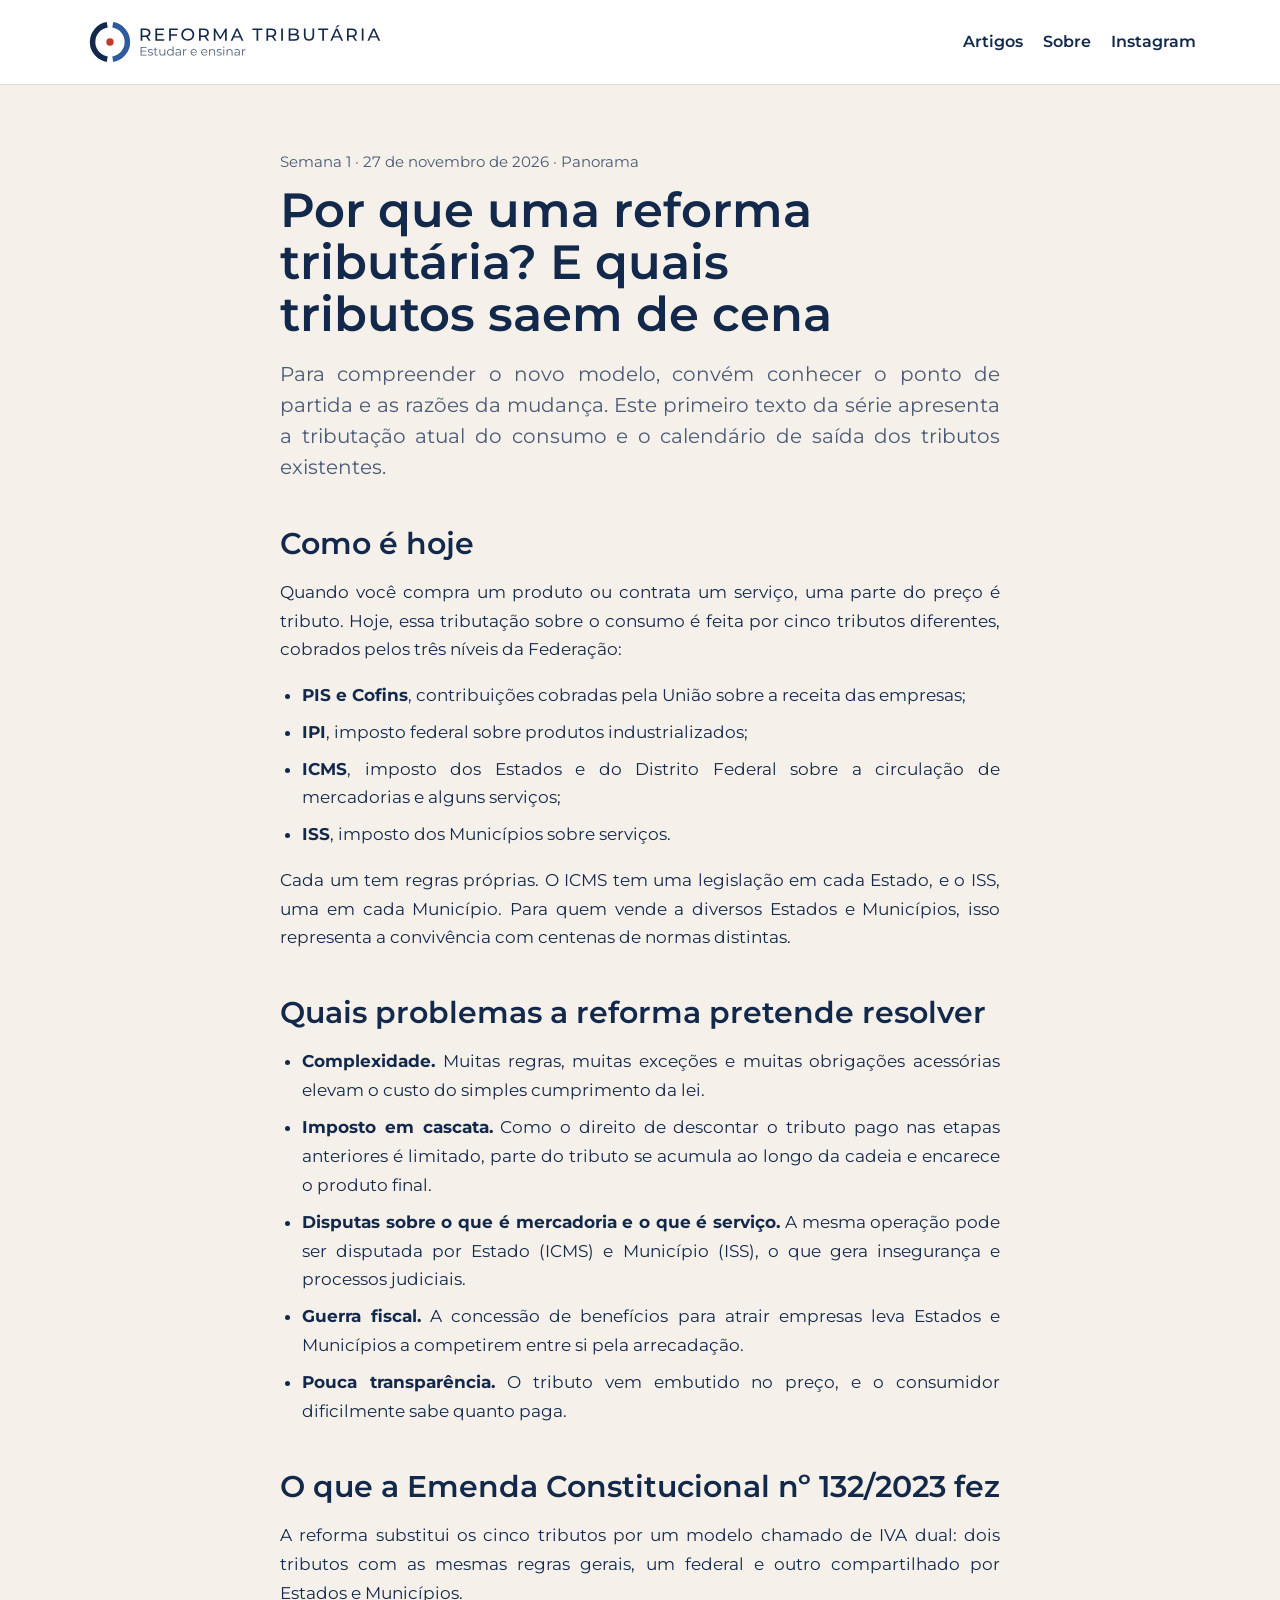
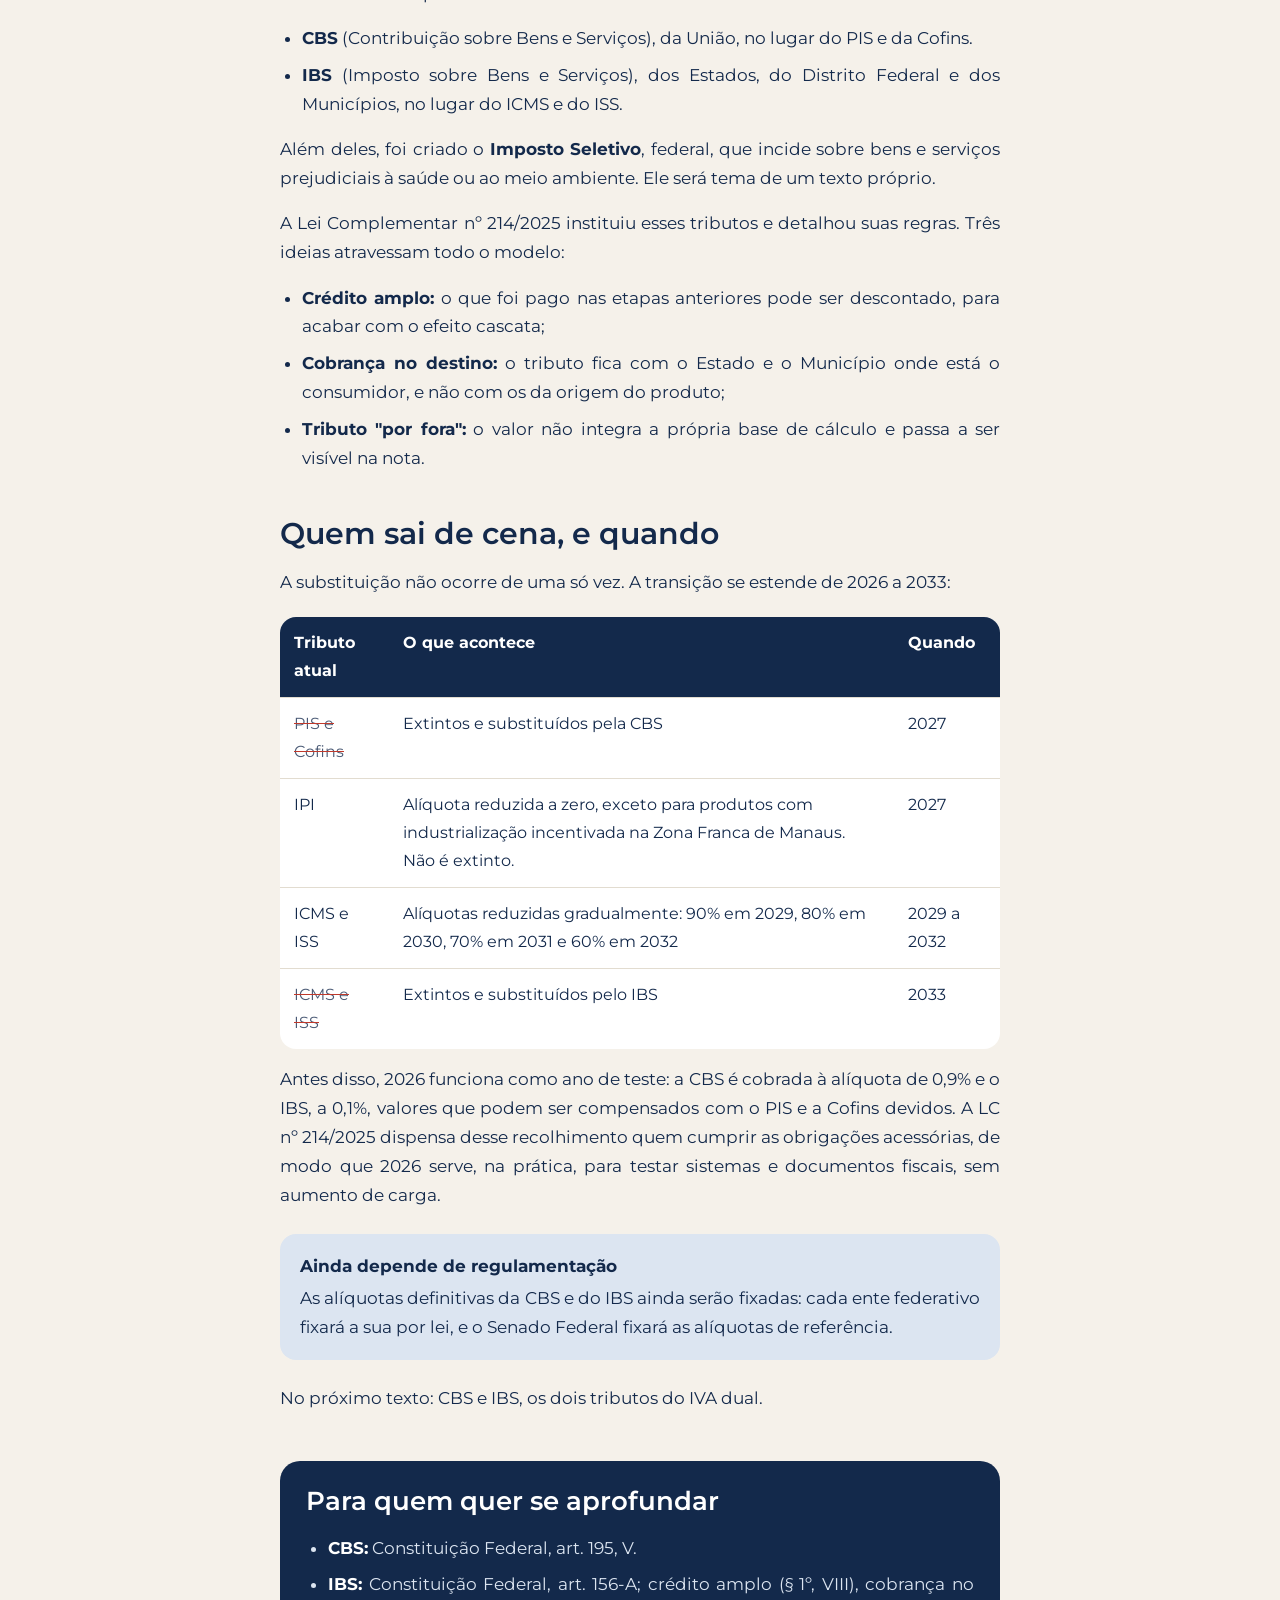
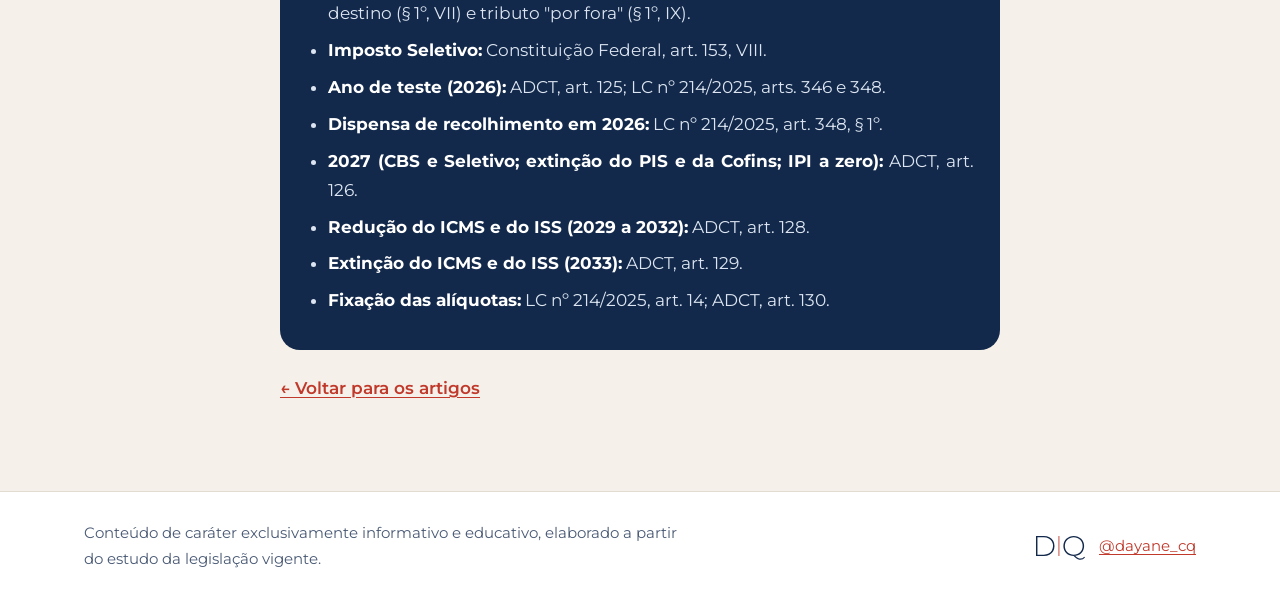
<file: artigos/semana-01-por-que-uma-reforma.html>
<!DOCTYPE html>
<html lang="pt-BR">
<head>
<meta charset="utf-8">
<meta name="viewport" content="width=device-width, initial-scale=1">
<title>Por que uma reforma tributária? | Reforma Tributária</title>
<meta name="description" content="Como funciona hoje a tributação do consumo, os problemas que a reforma pretende resolver e o calendário de saída do PIS, da Cofins, do IPI, do ICMS e do ISS.">
<link rel="preconnect" href="https://fonts.googleapis.com">
<link rel="preconnect" href="https://fonts.gstatic.com" crossorigin>
<link href="https://fonts.googleapis.com/css2?family=Montserrat:wght@400;500;600&display=swap" rel="stylesheet">
<link rel="icon" href="../assets/marca/serie-simbolo.svg" type="image/svg+xml">
<link rel="stylesheet" href="../assets/style.css?v=4">
</head>
<body>

<header class="topo">
  <div class="wrap">
    <a class="marca" href="../index.html"><svg class="logo" width="302" height="52" viewBox="0 0 1040.06 179.00" role="img" aria-label="Reforma Tributária: estudar e ensinar"><path d="M80.00 30.26 A60 60 0 0 0 80.00 148.74" fill="none" stroke="#13294B" stroke-width="19.00"/><path d="M99.00 30.26 A60 60 0 0 1 99.00 148.74" fill="none" stroke="#2E5A9E" stroke-width="19.00"/><circle cx="89.5" cy="89.5" r="12.73" fill="#C0392B"/><path transform="translate(188.69,84.80) scale(0.06000,-0.06000)" d="M105.1311818943839 0V700H378.44509639564126Q514.2011735121542 700 592.2682313495391 635.2774518021794Q670.3352891869238 570.5549036043587 670.3352891869238 455.6433361274099Q670.3352891869238 380.2652975691534 635.2240150880134 325.80951383067895Q600.1127409891031 271.3537300922045 534.8124476110645 242.16471081307628Q469.51215423302597 212.97569153394804 378.44509639564126 212.97569153394804H160.04568315171835L204.51508801341157 259.1341156747695V0ZM573.4178541492037 0 394.6404023470243 254H502.4023470243085L682.0243084660519 0ZM204.51508801341157 249.31098072087175 160.04568315171835 297.8474434199497H375.3780385582565Q471.3537300922045 297.8474434199497 520.7303017602683 339.4130343671417Q570.1068734283319 380.9786253143336 570.1068734283319 455.6433361274099Q570.1068734283319 531.3080469404862 520.7303017602683 572.3736378876781Q471.3537300922045 613.43922883487 375.3780385582565 613.43922883487H160.04568315171835L204.51508801341157 662.8202011735121Z" fill="#13294B"/><path transform="translate(239.51,84.80) scale(0.06000,-0.06000)" d="M105.1311818943839 0V700H599.2011735121542V613.43922883487H204.51508801341157V86.56077116512992H613.3566638725902V0ZM196.13704945515508 313.06412405699916V397.93587594300084H555.8901927912825V313.06412405699916Z" fill="#13294B"/><path transform="translate(286.91,84.80) scale(0.06000,-0.06000)" d="M105.1311818943839 0V700H599.2011735121542V613.43922883487H204.51508801341157V0ZM195.29253981559094 282.9300083822297V369.4907795473596H555.8901927912825V282.9300083822297Z" fill="#13294B"/><path transform="translate(332.21,84.80) scale(0.06000,-0.06000)" d="M420.71724680519407 -8.067057837384745Q340.5229261334392 -8.067057837384745 272.30567932824516 18.855196982397317Q204.08843252305113 45.77745180217938 153.89941324392288 94.19970662196144Q103.71039396479463 142.6219614417435 75.86588432523051 207.6817382443338Q48.02137468566639 272.74151504692406 48.02137468566639 350Q48.02137468566639 427.25848495307594 75.86588432523051 492.31826175566624Q103.71039396479463 557.3780385582565 154.006828943692 605.9221521515327Q204.30326392258937 654.4662657448089 272.2293771415126 681.2666617910968Q340.15549036043586 708.0670578373847 420.53352891869235 708.0670578373847Q500.91156747694885 708.0670578373847 568.5950693739798 681.4168598142408Q636.2785712710107 654.7666617910968 686.3953627520184 606.4946049944588Q736.512154233026 558.2225481978206 764.3566638725902 492.871332774518Q792.2011735121542 427.52011735121545 792.2011735121542 349.9155490360436Q792.2011735121542 272.3109807208717 764.3566638725902 207.04421626152555Q736.512154233026 141.77745180217937 686.3953627520184 93.50539500554126Q636.2785712710107 45.23333820890316 568.5950693739798 18.58314018575921Q500.91156747694885 -8.067057837384745 420.71724680519407 -8.067057837384745ZM420.53352891869235 81.02724224643755Q479.0213746856664 81.02724224643755 528.4162863618019 101.08596244047726Q577.8111980379374 121.14468263451695 614.4590357331347 157.6515533876692Q651.1068734283319 194.15842414082147 671.5398155909472 243.09023549320725Q691.9727577535624 292.022046845593 691.9727577535624 350.2549463062835Q691.9727577535624 408.48784576697403 671.6347043144938 457.0921861302893Q651.296650875425 505.69652649360455 614.6083976127912 542.2502039569242Q577.9201443501574 578.803881420244 528.4707595179119 598.8883195869032Q479.0213746856664 618.9727577535624 420.53352891869235 618.9727577535624Q362.0456831517184 618.9727577535624 312.4001949574767 598.8609293126158Q262.754706763235 578.7491008716693 225.92095745782984 542.1455731091465Q189.08720815242472 505.5420453466238 168.66849929834143 456.8714205195331Q148.24979044425817 408.20079569244234 148.24979044425817 350.2787297825162Q148.24979044425817 292.3566638725901 168.6295816505372 243.42485252020433Q189.00937285681627 194.49304116781855 225.7729177779471 157.6930838697433Q262.53646269907796 120.89312657166806 312.29107292539817 100.9601844090528Q362.0456831517184 81.02724224643755 420.53352891869235 81.02724224643755Z" fill="#13294B"/><path transform="translate(389.81,84.80) scale(0.06000,-0.06000)" d="M105.1311818943839 0V700H378.44509639564126Q514.2011735121542 700 592.2682313495391 635.2774518021794Q670.3352891869238 570.5549036043587 670.3352891869238 455.6433361274099Q670.3352891869238 380.2652975691534 635.2240150880134 325.80951383067895Q600.1127409891031 271.3537300922045 534.8124476110645 242.16471081307628Q469.51215423302597 212.97569153394804 378.44509639564126 212.97569153394804H160.04568315171835L204.51508801341157 259.1341156747695V0ZM573.4178541492037 0 394.6404023470243 254H502.4023470243085L682.0243084660519 0ZM204.51508801341157 249.31098072087175 160.04568315171835 297.8474434199497H375.3780385582565Q471.3537300922045 297.8474434199497 520.7303017602683 339.4130343671417Q570.1068734283319 380.9786253143336 570.1068734283319 455.6433361274099Q570.1068734283319 531.3080469404862 520.7303017602683 572.3736378876781Q471.3537300922045 613.43922883487 375.3780385582565 613.43922883487H160.04568315171835L204.51508801341157 662.8202011735121Z" fill="#13294B"/><path transform="translate(440.63,84.80) scale(0.06000,-0.06000)" d="M105.1311818943839 0V700H187.15842414082147L500.7347024308466 171.20410729253982H457.10980720871754L767.1525565800503 700H849.1797988264879L850.0243084660519 0H754.0184409052808L753.1739312657166 548.546102263202H775.5305951383068L500.0456831517184 84.6433361274099H454.2652975691534L176.0913663034367 548.546102263202H201.13704945515508V0Z" fill="#13294B"/><path transform="translate(505.13,84.80) scale(0.06000,-0.06000)" d="M-1.1341156747694896 0 316.2652975691534 700H414.8046940486169L733.048616932104 0H628.1311818943839L344.91156747694885 644.3080469404862H385.31391450125733L102.09430008382229 0ZM133.7347024308466 174.68608549874267 161.46940486169322 255.33528918692372H555.0884325230511L583.6676445934619 174.68608549874267Z" fill="#13294B"/><path transform="translate(579.59,84.80) scale(0.06000,-0.06000)" d="M243.73176865046102 0V613.43922883487H4V700H582.8474434199497V613.43922883487H343.1156747694887V0Z" fill="#13294B"/><path transform="translate(622.01,84.80) scale(0.06000,-0.06000)" d="M105.1311818943839 0V700H378.44509639564126Q514.2011735121542 700 592.2682313495391 635.2774518021794Q670.3352891869238 570.5549036043587 670.3352891869238 455.6433361274099Q670.3352891869238 380.2652975691534 635.2240150880134 325.80951383067895Q600.1127409891031 271.3537300922045 534.8124476110645 242.16471081307628Q469.51215423302597 212.97569153394804 378.44509639564126 212.97569153394804H160.04568315171835L204.51508801341157 259.1341156747695V0ZM573.4178541492037 0 394.6404023470243 254H502.4023470243085L682.0243084660519 0ZM204.51508801341157 249.31098072087175 160.04568315171835 297.8474434199497H375.3780385582565Q471.3537300922045 297.8474434199497 520.7303017602683 339.4130343671417Q570.1068734283319 380.9786253143336 570.1068734283319 455.6433361274099Q570.1068734283319 531.3080469404862 520.7303017602683 572.3736378876781Q471.3537300922045 613.43922883487 375.3780385582565 613.43922883487H160.04568315171835L204.51508801341157 662.8202011735121Z" fill="#13294B"/><path transform="translate(672.83,84.80) scale(0.06000,-0.06000)" d="M105.1311818943839 0V700H204.51508801341157V0Z" fill="#13294B"/><path transform="translate(698.63,84.80) scale(0.06000,-0.06000)" d="M105.1311818943839 0V700H419.28960603520534Q539.9572506286672 700 605.1462699077955 651.6997066219615Q670.3352891869238 603.3994132439229 670.3352891869238 518.7774518021794Q670.3352891869238 462.46647108130765 644.446563285834 423.1219614417435Q618.5578373847443 383.77745180217937 575.7361693210394 363.0884325230511Q532.9145012573345 342.3994132439229 483.1156747694887 342.3994132439229L500.96018440905283 372.28960603520534Q560.8474434199497 372.28960603520534 607.1691114836547 351.3673512154233Q653.4907795473596 330.44509639564126 680.0685247275776 289.6005867560771Q706.6462699077955 248.75607711651298 706.6462699077955 188.91156747694887Q706.6462699077955 99.22254819782061 639.5014668901929 49.61127409891031Q572.3566638725902 0 439.28960603520534 0ZM204.51508801341157 81.49371332774518H434.84450963956414Q518.1311818943839 81.49371332774518 562.2745180217937 109.17057837384745Q606.4178541492037 136.8474434199497 606.4178541492037 197.3566638725901Q606.4178541492037 257.8658843252305 562.2745180217937 285.8872590108969Q518.1311818943839 313.9086336965633 434.84450963956414 313.9086336965633H196.13704945515508V395.4023470243085H409.77745180217937Q486.13118189438393 395.4023470243085 528.1190276613579 423.1569572506287Q570.1068734283319 450.91156747694885 570.1068734283319 506.9543168482816Q570.1068734283319 562.9970662196145 528.1190276613579 590.7516764459347Q486.13118189438393 618.5062866722549 409.77745180217937 618.5062866722549H204.51508801341157Z" fill="#13294B"/><path transform="translate(751.25,84.80) scale(0.06000,-0.06000)" d="M395.3109807208717 -8.067057837384745Q256.79882648784576 -8.067057837384745 177.96500419111482 71.0Q99.1311818943839 150.06705783738474 99.1311818943839 302.28960603520534V700H198.51508801341157V305.82313495389775Q198.51508801341157 189.46940486169322 250.08067896060354 135.2483235540654Q301.6462699077955 81.02724224643755 396.15549036043586 81.02724224643755Q490.6647108130763 81.02724224643755 542.2303017602683 135.2483235540654Q593.7958927074602 189.46940486169322 593.7958927074602 305.82313495389775V700H691.4907795473596V302.28960603520534Q691.4907795473596 150.06705783738474 612.6569572506287 71.0Q533.8231349538977 -8.067057837384745 395.3109807208717 -8.067057837384745Z" fill="#13294B"/><path transform="translate(805.91,84.80) scale(0.06000,-0.06000)" d="M243.73176865046102 0V613.43922883487H4V700H582.8474434199497V613.43922883487H343.1156747694887V0Z" fill="#13294B"/><path transform="translate(848.33,84.80) scale(0.06000,-0.06000)" d="M-1.1341156747694896 0 316.2652975691534 700H414.8046940486169L733.048616932104 0H628.1311818943839L344.91156747694885 644.3080469404862H385.31391450125733L102.09430008382229 0ZM133.7347024308466 174.68608549874267 161.46940486169322 255.33528918692372H555.0884325230511L583.6676445934619 174.68608549874267ZM290.55490360435874 757.0 427.17686504610225 887.268231349539H549.0943000838223L381.3595976529757 757.0Z" fill="#13294B"/><path transform="translate(899.45,84.80) scale(0.06000,-0.06000)" d="M105.1311818943839 0V700H378.44509639564126Q514.2011735121542 700 592.2682313495391 635.2774518021794Q670.3352891869238 570.5549036043587 670.3352891869238 455.6433361274099Q670.3352891869238 380.2652975691534 635.2240150880134 325.80951383067895Q600.1127409891031 271.3537300922045 534.8124476110645 242.16471081307628Q469.51215423302597 212.97569153394804 378.44509639564126 212.97569153394804H160.04568315171835L204.51508801341157 259.1341156747695V0ZM573.4178541492037 0 394.6404023470243 254H502.4023470243085L682.0243084660519 0ZM204.51508801341157 249.31098072087175 160.04568315171835 297.8474434199497H375.3780385582565Q471.3537300922045 297.8474434199497 520.7303017602683 339.4130343671417Q570.1068734283319 380.9786253143336 570.1068734283319 455.6433361274099Q570.1068734283319 531.3080469404862 520.7303017602683 572.3736378876781Q471.3537300922045 613.43922883487 375.3780385582565 613.43922883487H160.04568315171835L204.51508801341157 662.8202011735121Z" fill="#13294B"/><path transform="translate(950.27,84.80) scale(0.06000,-0.06000)" d="M105.1311818943839 0V700H204.51508801341157V0Z" fill="#13294B"/><path transform="translate(976.07,84.80) scale(0.06000,-0.06000)" d="M-1.1341156747694896 0 316.2652975691534 700H414.8046940486169L733.048616932104 0H628.1311818943839L344.91156747694885 644.3080469404862H385.31391450125733L102.09430008382229 0ZM133.7347024308466 174.68608549874267 161.46940486169322 255.33528918692372H555.0884325230511L583.6676445934619 174.68608549874267Z" fill="#13294B"/><path transform="translate(190.20,136.20) scale(0.04200,-0.04200)" d="M114.30092204526404 0V700H594.1994970662196V635.6689019279129H187.56496227996647V64.33109807208717H608.6328583403185V0ZM180.2984073763621 323.9010896898575V387.0989103101425H550.3327745180218V323.9010896898575Z" fill="#4A5A75"/><path transform="translate(218.30,136.20) scale(0.04200,-0.04200)" d="M240.233025984912 -4.699916177703269Q174.96647108130762 -4.699916177703269 116.84995808885162 13.883487007544007Q58.73344509639564 32.46689019279128 26.333612740989103 60.067057837384745L57.59932942162615 116.2984073763621Q89.56580050293378 91.56496227996647 139.56580050293377 74.18147527242246Q189.56580050293377 56.797988264878455 244.7661357921207 56.797988264878455Q319.766974015088 56.797988264878455 352.967309304275 80.2984073763621Q386.1676445934619 103.79882648784576 386.1676445934619 142.89941324392288Q386.1676445934619 171.96647108130762 367.73428331936293 188.3667225481978Q349.30092204526403 204.766974015088 318.9341994970662 213.43378038558257Q288.5674769488684 222.10058675607712 251.9840737636211 227.96730930427492Q215.40067057837385 233.83403185247275 178.81726739312657 242.1173512154233Q142.2338642078793 250.40067057837385 111.86714165968147 265.7506286672255Q81.50041911148365 281.1005867560771 63.067057837384745 308.01718357082984Q44.63369656328584 334.93378038558257 44.63369656328584 379.6336965632858Q44.63369656328584 423.1332774518022 69.01676445934619 457.09974853310985Q93.39983235540655 491.06621961441743 139.84953897736798 510.63285834031853Q186.29924559932942 530.1994970662196 253.13243922883487 530.1994970662196Q303.9656328583403 530.1994970662196 355.2154233025985 516.8327745180218Q406.46521374685665 503.466051969824 438.8650461022632 480.5993294216262L407.5993294216262 424.3679798826488Q373.19949706621964 448.2347024308466 333.1827326068734 458.46814752724225Q293.1659681475272 468.7015926236379 252.56580050293377 468.7015926236379Q182.2984073763621 468.7015926236379 148.8981559094719 444.20117351215424Q115.49790444258173 419.7007544006706 115.49790444258173 382.4668901927913Q115.49790444258173 351.83319362950544 133.93126571668063 334.7162615255658Q152.36462699077953 317.5993294216262 182.73134953897735 308.14920368818105Q213.09807208717518 298.69907795473597 249.68147527242246 292.8323554065381Q286.26487845766974 286.9656328583403 322.63160100586754 278.68231349538974Q358.9983235540654 270.3989941324392 389.36504610226325 255.5490360435876Q419.73176865046105 240.69907795473597 438.16512992455995 214.4991617770327Q456.59849119865885 188.29924559932942 456.59849119865885 144.59932942162615Q456.59849119865885 99.36630343671416 431.06538139145016 65.74979044425817Q405.5322715842414 32.13327745180218 357.3658843252305 13.716680637049455Q309.19949706621964 -4.699916177703269 240.233025984912 -4.699916177703269Z" fill="#4A5A75"/><path transform="translate(238.79,136.20) scale(0.04200,-0.04200)" d="M264.99916177703267 -4.699916177703269Q190.96647108130762 -4.699916177703269 151.03352891869235 35.39983235540654Q111.10058675607712 75.49958088851635 111.10058675607712 148.36546521374686V640.7661357921207H182.09807208717518V152.2321877619447Q182.09807208717518 105.73176865046102 205.41492036881812 80.69823973176865Q228.73176865046102 55.664710813076276 272.79882648784576 55.664710813076276Q319.69907795473597 55.664710813076276 350.8658843252305 82.56496227996647L375.6320201173512 31.73344509639564Q355.36546521374686 13.300083822296731 325.5989103101425 4.300083822296731Q295.8323554065381 -4.699916177703269 264.99916177703267 -4.699916177703269ZM17.333612740989103 466.26823134953895V525.4995808885163H341.79882648784576V466.26823134953895Z" fill="#4A5A75"/><path transform="translate(255.85,136.20) scale(0.04200,-0.04200)" d="M316.4668901927913 -4.699916177703269Q248.766974015088 -4.699916177703269 198.71709974853312 20.083403185247278Q148.66722548197822 44.86672254819782 121.1839899413244 95.13327745180219Q93.70075440067058 145.39983235540655 93.70075440067058 220.49958088851633V525.4995808885163H164.69823973176864V227.86588432523052Q164.69823973176864 144.33193629505448 206.1986588432523 101.69823973176864Q247.69907795473597 59.064543168482814 323.39983235540655 59.064543168482814Q378.2003352891869 59.064543168482814 418.4006705783738 81.74811399832356Q458.6010058675608 104.4316848281643 480.4844928751048 147.34870075440068Q502.3679798826488 190.26571668063704 502.3679798826488 249.59932942162615V525.4995808885163H573.3654652137468V0H505.20117351215424V143.73344509639566L516.2673931265716 117.50125733445097Q491.43419949706623 60.13411567476949 438.85079631181895 27.71709974853311Q386.2673931265717 -4.699916177703269 316.4668901927913 -4.699916177703269Z" fill="#4A5A75"/><path transform="translate(284.07,136.20) scale(0.04200,-0.04200)" d="M308.39983235540655 -4.699916177703269Q233.4333612740989 -4.699916177703269 173.883487007544 29.083403185247278Q114.33361274098911 62.86672254819782 80.20033528918692 123.21668063704946Q46.067057837384745 183.5666387259011 46.067057837384745 262.96647108130765Q46.067057837384745 342.7996647108131 80.20033528918692 402.7162615255658Q114.33361274098911 462.63285834031853 173.883487007544 496.41617770326906Q233.4333612740989 530.1994970662196 308.39983235540655 530.1994970662196Q376.5666387259011 530.1994970662196 431.43336127409896 498.966051969824Q486.30008382229676 467.7326068734283 518.8000838222968 408.3826487845767Q551.3000838222968 349.0326906957251 551.3000838222968 262.96647108130765Q551.3000838222968 177.90025146689018 519.3667225481978 117.8336127409891Q487.4333612740989 57.76697401508801 432.56663872590104 26.53352891869237Q377.69991617770324 -4.699916177703269 308.39983235540655 -4.699916177703269ZM313.49958088851633 57.931265716680635Q369.30008382229676 57.931265716680635 413.58382229673094 83.54819782062029Q457.86756077116513 109.16512992455993 483.61777032690696 155.6655490360436Q509.3679798826488 202.16596814752725 509.3679798826488 262.96647108130765Q509.3679798826488 324.766974015088 483.61777032690696 370.7673931265717Q457.86756077116513 416.76781223805534 413.58382229673094 442.16806370494555Q369.30008382229676 467.5683151718357 313.49958088851633 467.5683151718357Q257.69907795473597 467.5683151718357 213.6320201173512 442.16806370494555Q169.56496227996647 416.76781223805534 143.59807208717518 370.7673931265717Q117.6311818943839 324.766974015088 117.6311818943839 262.96647108130765Q117.6311818943839 202.16596814752725 143.59807208717518 155.6655490360436Q169.56496227996647 109.16512992455993 213.6320201173512 83.54819782062029Q257.69907795473597 57.931265716680635 313.49958088851633 57.931265716680635ZM511.06789606035204 0V158.26823134953898L518.2347024308466 263.96647108130765L508.2347024308466 369.6647108130763V742H579.2321877619447V0Z" fill="#4A5A75"/><path transform="translate(312.55,136.20) scale(0.04200,-0.04200)" d="M428.00083822296733 0V115.63369656328584L425.1676445934619 135.46689019279128V328.93378038558257Q425.1676445934619 396.33445096395644 387.41743503772005 432.2347024308466Q349.6672254819782 468.1349538977368 275.9002514668902 468.1349538977368Q224.69991617770327 468.1349538977368 178.96647108130765 451.2514668901928Q133.233025984912 434.3679798826488 100.93294216261526 406.33445096395644L69.36714165968148 458.8658843252305Q109.20033528918692 492.7326068734283 165.3168482816429 511.466051969824Q221.4333612740989 530.1994970662196 282.83319362950544 530.1994970662196Q385.2992455993294 530.1994970662196 440.7321877619447 479.3830678960603Q496.16512992455995 428.5666387259011 496.16512992455995 325.9673093042749V0ZM246.86672254819783 -4.699916177703269Q187.73344509639566 -4.699916177703269 144.46689019279128 14.433361274098909Q101.20033528918692 33.566638725901086 78.00041911148365 68.26655490360436Q54.800502933780386 102.96647108130763 54.800502933780386 147.6663872590109Q54.800502933780386 188.63285834031853 74.2837384744342 222.39941324392288Q93.76697401508801 256.1659681475272 138.30008382229673 276.7992455993294Q182.83319362950544 297.4325230511316 258.06621961441743 297.4325230511316H439.00083822296733V244.43419949706623H260.466051969824Q183.79882648784576 244.43419949706623 154.51508801341157 217.45054484492874Q125.23134953897737 190.46689019279128 125.23134953897737 150.36630343671416Q125.23134953897737 104.83235540653814 160.29840737636212 77.98197820620285Q195.36546521374686 51.13160100586756 257.63285834031853 51.13160100586756Q318.4668901927913 51.13160100586756 361.58382229673094 78.54861693210394Q404.7007544006706 105.96563285834031 425.1676445934619 157.63285834031853L440.8340318524728 108.93461860854987Q420.9673093042749 56.5674769488684 371.5838222967309 25.933780385582565Q322.2003352891869 -4.699916177703269 246.86672254819783 -4.699916177703269Z" fill="#4A5A75"/><path transform="translate(337.33,136.20) scale(0.04200,-0.04200)" d="M99.13411567476949 0V525.4995808885163H167.2984073763621V381.93294216261523L160.1986588432523 407.03185247275775Q182.33193629505448 466.5322715842414 234.2652975691534 498.36588432523047Q286.1986588432523 530.1994970662196 363.49874266554906 530.1994970662196V460.9019279128248Q359.0989103101425 461.4685666387259 355.0490360435876 461.75188600167644Q350.99916177703267 462.035205364627 346.7326068734283 462.035205364627Q264.49874266554906 462.035205364627 217.31517183570833 411.60142497904445Q170.13160100586757 361.1676445934619 170.13160100586757 268.36714165968147V0Z" fill="#4A5A75"/><path transform="translate(365.17,136.20) scale(0.04200,-0.04200)" d="M322.19949706621964 -4.699916177703269Q240.39983235540655 -4.699916177703269 178.15004191114838 29.650041911148364Q115.9002514668902 64 80.98365465213747 124.63327745180217Q46.067057837384745 185.26655490360434 46.067057837384745 262.96647108130765Q46.067057837384745 341.0997485331098 79.3336127409891 401.2996647108131Q112.60016764459345 461.49958088851633 171.0666387259011 495.84953897736796Q229.53310980720872 530.1994970662196 303.19949706621964 530.1994970662196Q376.8658843252305 530.1994970662196 434.4823973176865 496.5662196144174Q492.0989103101425 462.93294216261523 525.0155071248953 402.6663872590109Q557.932103939648 342.39983235540655 557.932103939648 262.8667225481978Q557.932103939648 258.4668901927913 557.6487845766974 252.65046102263204Q557.3654652137468 246.83403185247275 556.7988264878458 241.43419949706623H100.13160100586757V294.4325230511316H519.1668063704946L490.76781223805534 273.19949706621964Q491.33445096395644 329.8667225481978 466.86756077116513 374.23386420787926Q442.4006705783738 418.6010058675608 400.266974015088 443.93461860854984Q358.1332774518022 469.26823134953895 303.19949706621964 469.26823134953895Q248.69907795473597 469.26823134953895 206.06538139145013 443.93461860854984Q163.4316848281643 418.6010058675608 139.464794635373 373.9505448449288Q115.49790444258173 329.30008382229676 115.49790444258173 271.49958088851633V259.5666387259011Q115.49790444258173 200.46605196982398 141.964794635373 154.81559094719196Q168.4316848281643 109.16512992455993 215.6320201173512 83.54819782062029Q262.8323554065381 57.931265716680635 323.8994132439229 57.931265716680635Q372.49958088851633 57.931265716680635 413.89983235540655 75.09807208717518Q455.30008382229676 92.26487845766974 484.60016764459345 127.16512992455993L524.6655490360436 80.86672254819783Q489.5322715842414 38.86672254819782 437.26571668063707 17.083403185247278Q384.99916177703267 -4.699916177703269 322.19949706621964 -4.699916177703269Z" fill="#4A5A75"/><path transform="translate(401.54,136.20) scale(0.04200,-0.04200)" d="M322.19949706621964 -4.699916177703269Q240.39983235540655 -4.699916177703269 178.15004191114838 29.650041911148364Q115.9002514668902 64 80.98365465213747 124.63327745180217Q46.067057837384745 185.26655490360434 46.067057837384745 262.96647108130765Q46.067057837384745 341.0997485331098 79.3336127409891 401.2996647108131Q112.60016764459345 461.49958088851633 171.0666387259011 495.84953897736796Q229.53310980720872 530.1994970662196 303.19949706621964 530.1994970662196Q376.8658843252305 530.1994970662196 434.4823973176865 496.5662196144174Q492.0989103101425 462.93294216261523 525.0155071248953 402.6663872590109Q557.932103939648 342.39983235540655 557.932103939648 262.8667225481978Q557.932103939648 258.4668901927913 557.6487845766974 252.65046102263204Q557.3654652137468 246.83403185247275 556.7988264878458 241.43419949706623H100.13160100586757V294.4325230511316H519.1668063704946L490.76781223805534 273.19949706621964Q491.33445096395644 329.8667225481978 466.86756077116513 374.23386420787926Q442.4006705783738 418.6010058675608 400.266974015088 443.93461860854984Q358.1332774518022 469.26823134953895 303.19949706621964 469.26823134953895Q248.69907795473597 469.26823134953895 206.06538139145013 443.93461860854984Q163.4316848281643 418.6010058675608 139.464794635373 373.9505448449288Q115.49790444258173 329.30008382229676 115.49790444258173 271.49958088851633V259.5666387259011Q115.49790444258173 200.46605196982398 141.964794635373 154.81559094719196Q168.4316848281643 109.16512992455993 215.6320201173512 83.54819782062029Q262.8323554065381 57.931265716680635 323.8994132439229 57.931265716680635Q372.49958088851633 57.931265716680635 413.89983235540655 75.09807208717518Q455.30008382229676 92.26487845766974 484.60016764459345 127.16512992455993L524.6655490360436 80.86672254819783Q489.5322715842414 38.86672254819782 437.26571668063707 17.083403185247278Q384.99916177703267 -4.699916177703269 322.19949706621964 -4.699916177703269Z" fill="#4A5A75"/><path transform="translate(426.91,136.20) scale(0.04200,-0.04200)" d="M99.13411567476949 0V525.4995808885163H167.2984073763621V381.3327745180218L156.2321877619447 407.5649622799665Q181.49874266554903 465.36546521374686 236.08214585079628 497.78248113998325Q290.66554903604356 530.1994970662196 366.7326068734283 530.1994970662196Q431.2992455993294 530.1994970662196 479.56580050293377 505.41617770326906Q527.8323554065381 480.63285834031853 555.3155909471919 430.6496227996647Q582.7988264878458 380.6663872590109 582.7988264878458 305V0H511.8013411567477V297.6336965632858Q511.8013411567477 381.1676445934619 470.4509639564124 423.8013411567477Q429.1005867560771 466.4350377200335 354.1332774518022 466.4350377200335Q298.0326906957251 466.4350377200335 256.39899413243927 443.7514668901928Q214.7652975691534 421.06789606035204 192.44844928751047 378.6508801341157Q170.13160100586757 336.2338642078793 170.13160100586757 275.9002514668902V0Z" fill="#4A5A75"/><path transform="translate(455.30,136.20) scale(0.04200,-0.04200)" d="M240.233025984912 -4.699916177703269Q174.96647108130762 -4.699916177703269 116.84995808885162 13.883487007544007Q58.73344509639564 32.46689019279128 26.333612740989103 60.067057837384745L57.59932942162615 116.2984073763621Q89.56580050293378 91.56496227996647 139.56580050293377 74.18147527242246Q189.56580050293377 56.797988264878455 244.7661357921207 56.797988264878455Q319.766974015088 56.797988264878455 352.967309304275 80.2984073763621Q386.1676445934619 103.79882648784576 386.1676445934619 142.89941324392288Q386.1676445934619 171.96647108130762 367.73428331936293 188.3667225481978Q349.30092204526403 204.766974015088 318.9341994970662 213.43378038558257Q288.5674769488684 222.10058675607712 251.9840737636211 227.96730930427492Q215.40067057837385 233.83403185247275 178.81726739312657 242.1173512154233Q142.2338642078793 250.40067057837385 111.86714165968147 265.7506286672255Q81.50041911148365 281.1005867560771 63.067057837384745 308.01718357082984Q44.63369656328584 334.93378038558257 44.63369656328584 379.6336965632858Q44.63369656328584 423.1332774518022 69.01676445934619 457.09974853310985Q93.39983235540655 491.06621961441743 139.84953897736798 510.63285834031853Q186.29924559932942 530.1994970662196 253.13243922883487 530.1994970662196Q303.9656328583403 530.1994970662196 355.2154233025985 516.8327745180218Q406.46521374685665 503.466051969824 438.8650461022632 480.5993294216262L407.5993294216262 424.3679798826488Q373.19949706621964 448.2347024308466 333.1827326068734 458.46814752724225Q293.1659681475272 468.7015926236379 252.56580050293377 468.7015926236379Q182.2984073763621 468.7015926236379 148.8981559094719 444.20117351215424Q115.49790444258173 419.7007544006706 115.49790444258173 382.4668901927913Q115.49790444258173 351.83319362950544 133.93126571668063 334.7162615255658Q152.36462699077953 317.5993294216262 182.73134953897735 308.14920368818105Q213.09807208717518 298.69907795473597 249.68147527242246 292.8323554065381Q286.26487845766974 286.9656328583403 322.63160100586754 278.68231349538974Q358.9983235540654 270.3989941324392 389.36504610226325 255.5490360435876Q419.73176865046105 240.69907795473597 438.16512992455995 214.4991617770327Q456.59849119865885 188.29924559932942 456.59849119865885 144.59932942162615Q456.59849119865885 99.36630343671416 431.06538139145016 65.74979044425817Q405.5322715842414 32.13327745180218 357.3658843252305 13.716680637049455Q309.19949706621964 -4.699916177703269 240.233025984912 -4.699916177703269Z" fill="#4A5A75"/><path transform="translate(475.80,136.20) scale(0.04200,-0.04200)" d="M99.13411567476949 0V525.4995808885163H170.13160100586757V0ZM134.63285834031853 641.3009220452641Q112.73344509639566 641.3009220452641 97.65046102263203 656.1005867560771Q82.5674769488684 670.9002514668902 82.5674769488684 691.6663872590109Q82.5674769488684 712.8658843252305 97.65046102263203 727.4488683989941Q112.73344509639566 742.0318524727578 134.63285834031853 742.0318524727578Q156.9656328583403 742.0318524727578 171.83193629505448 728.0155071248953Q186.69823973176864 713.9991617770327 186.69823973176864 692.7996647108131Q186.69823973176864 671.4668901927913 172.11525565800503 656.3839061190276Q157.5322715842414 641.3009220452641 134.63285834031853 641.3009220452641Z" fill="#4A5A75"/><path transform="translate(487.10,136.20) scale(0.04200,-0.04200)" d="M99.13411567476949 0V525.4995808885163H167.2984073763621V381.3327745180218L156.2321877619447 407.5649622799665Q181.49874266554903 465.36546521374686 236.08214585079628 497.78248113998325Q290.66554903604356 530.1994970662196 366.7326068734283 530.1994970662196Q431.2992455993294 530.1994970662196 479.56580050293377 505.41617770326906Q527.8323554065381 480.63285834031853 555.3155909471919 430.6496227996647Q582.7988264878458 380.6663872590109 582.7988264878458 305V0H511.8013411567477V297.6336965632858Q511.8013411567477 381.1676445934619 470.4509639564124 423.8013411567477Q429.1005867560771 466.4350377200335 354.1332774518022 466.4350377200335Q298.0326906957251 466.4350377200335 256.39899413243927 443.7514668901928Q214.7652975691534 421.06789606035204 192.44844928751047 378.6508801341157Q170.13160100586757 336.2338642078793 170.13160100586757 275.9002514668902V0Z" fill="#4A5A75"/><path transform="translate(515.49,136.20) scale(0.04200,-0.04200)" d="M428.00083822296733 0V115.63369656328584L425.1676445934619 135.46689019279128V328.93378038558257Q425.1676445934619 396.33445096395644 387.41743503772005 432.2347024308466Q349.6672254819782 468.1349538977368 275.9002514668902 468.1349538977368Q224.69991617770327 468.1349538977368 178.96647108130765 451.2514668901928Q133.233025984912 434.3679798826488 100.93294216261526 406.33445096395644L69.36714165968148 458.8658843252305Q109.20033528918692 492.7326068734283 165.3168482816429 511.466051969824Q221.4333612740989 530.1994970662196 282.83319362950544 530.1994970662196Q385.2992455993294 530.1994970662196 440.7321877619447 479.3830678960603Q496.16512992455995 428.5666387259011 496.16512992455995 325.9673093042749V0ZM246.86672254819783 -4.699916177703269Q187.73344509639566 -4.699916177703269 144.46689019279128 14.433361274098909Q101.20033528918692 33.566638725901086 78.00041911148365 68.26655490360436Q54.800502933780386 102.96647108130763 54.800502933780386 147.6663872590109Q54.800502933780386 188.63285834031853 74.2837384744342 222.39941324392288Q93.76697401508801 256.1659681475272 138.30008382229673 276.7992455993294Q182.83319362950544 297.4325230511316 258.06621961441743 297.4325230511316H439.00083822296733V244.43419949706623H260.466051969824Q183.79882648784576 244.43419949706623 154.51508801341157 217.45054484492874Q125.23134953897737 190.46689019279128 125.23134953897737 150.36630343671416Q125.23134953897737 104.83235540653814 160.29840737636212 77.98197820620285Q195.36546521374686 51.13160100586756 257.63285834031853 51.13160100586756Q318.4668901927913 51.13160100586756 361.58382229673094 78.54861693210394Q404.7007544006706 105.96563285834031 425.1676445934619 157.63285834031853L440.8340318524728 108.93461860854987Q420.9673093042749 56.5674769488684 371.5838222967309 25.933780385582565Q322.2003352891869 -4.699916177703269 246.86672254819783 -4.699916177703269Z" fill="#4A5A75"/><path transform="translate(540.27,136.20) scale(0.04200,-0.04200)" d="M99.13411567476949 0V525.4995808885163H167.2984073763621V381.93294216261523L160.1986588432523 407.03185247275775Q182.33193629505448 466.5322715842414 234.2652975691534 498.36588432523047Q286.1986588432523 530.1994970662196 363.49874266554906 530.1994970662196V460.9019279128248Q359.0989103101425 461.4685666387259 355.0490360435876 461.75188600167644Q350.99916177703267 462.035205364627 346.7326068734283 462.035205364627Q264.49874266554906 462.035205364627 217.31517183570833 411.60142497904445Q170.13160100586757 361.1676445934619 170.13160100586757 268.36714165968147V0Z" fill="#4A5A75"/></svg></a>
    <nav class="menu" aria-label="Menu principal">
      <a href="../index.html">Artigos</a>
      <a href="../sobre.html">Sobre</a>
      <a href="https://www.instagram.com/dayane_cq/">Instagram</a>
    </nav>
  </div>
</header>

<main>
  <article class="artigo">
    <p class="meta">Semana 1 · 27 de novembro de 2026 · Panorama</p>
    <h1>Por que uma reforma tributária? E quais tributos saem de cena</h1>
    <p class="abertura">Para compreender o novo modelo, convém conhecer o ponto de partida e as razões da mudança. Este primeiro texto da série apresenta a tributação atual do consumo e o calendário de saída dos tributos existentes.</p>

    <h2>Como é hoje</h2>
    <p>Quando você compra um produto ou contrata um serviço, uma parte do preço é tributo. Hoje, essa tributação sobre o consumo é feita por cinco tributos diferentes, cobrados pelos três níveis da Federação:</p>
    <ul>
      <li><b>PIS e Cofins</b>, contribuições cobradas pela União sobre a receita das empresas;</li>
      <li><b>IPI</b>, imposto federal sobre produtos industrializados;</li>
      <li><b>ICMS</b>, imposto dos Estados e do Distrito Federal sobre a circulação de mercadorias e alguns serviços;</li>
      <li><b>ISS</b>, imposto dos Municípios sobre serviços.</li>
    </ul>
    <p>Cada um tem regras próprias. O ICMS tem uma legislação em cada Estado, e o ISS, uma em cada Município. Para quem vende a diversos Estados e Municípios, isso representa a convivência com centenas de normas distintas.</p>

    <h2>Quais problemas a reforma pretende resolver</h2>
    <ul>
      <li><b>Complexidade.</b> Muitas regras, muitas exceções e muitas obrigações acessórias elevam o custo do simples cumprimento da lei.</li>
      <li><b>Imposto em cascata.</b> Como o direito de descontar o tributo pago nas etapas anteriores é limitado, parte do tributo se acumula ao longo da cadeia e encarece o produto final.</li>
      <li><b>Disputas sobre o que é mercadoria e o que é serviço.</b> A mesma operação pode ser disputada por Estado (ICMS) e Município (ISS), o que gera insegurança e processos judiciais.</li>
      <li><b>Guerra fiscal.</b> A concessão de benefícios para atrair empresas leva Estados e Municípios a competirem entre si pela arrecadação.</li>
      <li><b>Pouca transparência.</b> O tributo vem embutido no preço, e o consumidor dificilmente sabe quanto paga.</li>
    </ul>

    <h2>O que a Emenda Constitucional nº 132/2023 fez</h2>
    <p>A reforma substitui os cinco tributos por um modelo chamado de IVA dual: dois tributos com as mesmas regras gerais, um federal e outro compartilhado por Estados e Municípios.</p>
    <ul>
      <li><b>CBS</b> (Contribuição sobre Bens e Serviços), da União, no lugar do PIS e da Cofins.</li>
      <li><b>IBS</b> (Imposto sobre Bens e Serviços), dos Estados, do Distrito Federal e dos Municípios, no lugar do ICMS e do ISS.</li>
    </ul>
    <p>Além deles, foi criado o <b>Imposto Seletivo</b>, federal, que incide sobre bens e serviços prejudiciais à saúde ou ao meio ambiente. Ele será tema de um texto próprio.</p>
    <p>A Lei Complementar nº 214/2025 instituiu esses tributos e detalhou suas regras. Três ideias atravessam todo o modelo:</p>
    <ul>
      <li><b>Crédito amplo:</b> o que foi pago nas etapas anteriores pode ser descontado, para acabar com o efeito cascata;</li>
      <li><b>Cobrança no destino:</b> o tributo fica com o Estado e o Município onde está o consumidor, e não com os da origem do produto;</li>
      <li><b>Tributo "por fora":</b> o valor não integra a própria base de cálculo e passa a ser visível na nota.</li>
    </ul>

    <h2>Quem sai de cena, e quando</h2>
    <p>A substituição não ocorre de uma só vez. A transição se estende de 2026 a 2033:</p>
    <table class="tabela">
      <thead><tr><th>Tributo atual</th><th>O que acontece</th><th>Quando</th></tr></thead>
      <tbody>
        <tr><td data-l="Tributo atual"><span class="riscado">PIS e Cofins</span></td><td data-l="O que acontece">Extintos e substituídos pela CBS</td><td data-l="Quando">2027</td></tr>
        <tr><td data-l="Tributo atual">IPI</td><td data-l="O que acontece">Alíquota reduzida a zero, exceto para produtos com industrialização incentivada na Zona Franca de Manaus. Não é extinto.</td><td data-l="Quando">2027</td></tr>
        <tr><td data-l="Tributo atual">ICMS e ISS</td><td data-l="O que acontece">Alíquotas reduzidas gradualmente: 90% em 2029, 80% em 2030, 70% em 2031 e 60% em 2032</td><td data-l="Quando">2029 a 2032</td></tr>
        <tr><td data-l="Tributo atual"><span class="riscado">ICMS e ISS</span></td><td data-l="O que acontece">Extintos e substituídos pelo IBS</td><td data-l="Quando">2033</td></tr>
      </tbody>
    </table>
    <p>Antes disso, 2026 funciona como ano de teste: a CBS é cobrada à alíquota de 0,9% e o IBS, a 0,1%, valores que podem ser compensados com o PIS e a Cofins devidos. A LC nº 214/2025 dispensa desse recolhimento quem cumprir as obrigações acessórias, de modo que 2026 serve, na prática, para testar sistemas e documentos fiscais, sem aumento de carga.</p>

    <div class="nota">
      <strong>Ainda depende de regulamentação</strong>
      As alíquotas definitivas da CBS e do IBS ainda serão fixadas: cada ente federativo fixará a sua por lei, e o Senado Federal fixará as alíquotas de referência.
    </div>

    <p>No próximo texto: CBS e IBS, os dois tributos do IVA dual.</p>

    <section class="aprofundar">
      <h2>Para quem quer se aprofundar</h2>
      <ul>
        <li><b>CBS:</b> Constituição Federal, art. 195, V.</li>
        <li><b>IBS:</b> Constituição Federal, art. 156-A; crédito amplo (§ 1º, VIII), cobrança no destino (§ 1º, VII) e tributo "por fora" (§ 1º, IX).</li>
        <li><b>Imposto Seletivo:</b> Constituição Federal, art. 153, VIII.</li>
        <li><b>Ano de teste (2026):</b> ADCT, art. 125; LC nº 214/2025, arts. 346 e 348.</li>
        <li><b>Dispensa de recolhimento em 2026:</b> LC nº 214/2025, art. 348, § 1º.</li>
        <li><b>2027 (CBS e Seletivo; extinção do PIS e da Cofins; IPI a zero):</b> ADCT, art. 126.</li>
        <li><b>Redução do ICMS e do ISS (2029 a 2032):</b> ADCT, art. 128.</li>
        <li><b>Extinção do ICMS e do ISS (2033):</b> ADCT, art. 129.</li>
        <li><b>Fixação das alíquotas:</b> LC nº 214/2025, art. 14; ADCT, art. 130.</li>
      </ul>
    </section>

    <p><a class="voltar" href="../index.html">← Voltar para os artigos</a></p>
  </article>
</main>

<footer class="rodape">
  <div class="wrap">
    <p>Conteúdo de caráter exclusivamente informativo e educativo, elaborado a partir do estudo da legislação vigente.</p>
    <p class="assinatura"><svg class="dq" width="57" height="28" viewBox="0 0 200.05 98.00" role="img" aria-label="Dayane Quaresmin"><path transform="translate(1.80,84.00) scale(0.10000,-0.10000)" d="M122 0V700H398.6666666666667Q510.3333333333333 700 594.1666666666666 655.0Q678 610 724.6666666666667 531.1666666666666Q771.3333333333334 452.3333333333333 771.3333333333334 350Q771.3333333333334 247.66666666666666 724.6666666666667 168.83333333333331Q678 90 594.1666666666666 45.0Q510.3333333333333 0 398.6666666666667 0ZM173.33333333333334 45.666666666666664H395.3333333333333Q494.3333333333333 45.666666666666664 567.1666666666666 84.83333333333333Q640 124 679.8333333333333 192.5Q719.6666666666666 261 719.6666666666666 350Q719.6666666666666 439.3333333333333 679.8333333333333 507.66666666666663Q640 576 567.1666666666666 615.1666666666667Q494.3333333333333 654.3333333333334 395.3333333333333 654.3333333333334H173.33333333333334Z" fill="#13294B"/><rect x="92.93" y="14.00" width="3.15" height="70.00" fill="#C0392B"/><path transform="translate(104.62,84.00) scale(0.10000,-0.10000)" d="M419.07251461988307 -5Q340.81169590643276 -5 274.2391812865497 21.666666666666668Q207.66666666666666 48.333333333333336 158.5 96.5Q109.33333333333333 144.66666666666666 82.0 209.08496732026146Q54.666666666666664 273.5032679738562 54.666666666666664 350Q54.666666666666664 426.4967320261438 82.0 490.9150326797386Q109.33333333333333 555.3333333333334 158.54239766081872 603.5480984340045Q207.7514619883041 651.7628635346756 274.2090643274854 678.3814317673377Q340.6666666666667 705 419 705Q497.3333333333333 705 563.6951754385965 678.4407158836689Q630.0570175438596 651.8814317673379 679.1951754385965 603.7740492170022Q728.3333333333334 555.6666666666666 755.6666666666667 491.1333333333333Q783 426.6 783 349.96666666666664Q783 273.3333333333333 755.6666666666667 208.83333333333331Q728.3333333333334 144.33333333333334 679.1951754385965 96.22595078299777Q630.0570175438596 48.11856823266219 563.6951754385965 21.559284116331096Q497.3333333333333 -5 419.07251461988307 -5ZM648.6666666666666 -132.66666666666666Q618.6666666666666 -132.66666666666666 590.3333333333333 -124.83333333333333Q562 -117 532.6666666666666 -100.33333333333334Q503.3333333333333 -83.66666666666667 472.66666666666663 -57.5Q442 -31.333333333333332 407 5.666666666666666L465 19.666666666666664Q497.3333333333333 -17.333333333333336 528.5 -42.0Q559.6666666666666 -66.66666666666667 589.8333333333333 -78.33333333333334Q620 -90 649.3219373219373 -90Q730.6666666666666 -90 787.3333333333334 -23.333333333333336L814.3333333333334 -54.333333333333336Q750 -132.66666666666666 648.6666666666666 -132.66666666666666ZM419 41.666666666666664Q485.6666666666667 41.666666666666664 542.6666666666666 65.0Q599.6666666666666 88.33333333333333 642.020979020979 130.40341578327443Q684.3752913752913 172.47349823321554 707.8543123543124 228.41283863368668Q731.3333333333334 284.3521790341578 731.3333333333334 350Q731.3333333333334 416 707.8543123543124 471.8388364779874Q684.3752913752913 527.6776729559748 642.020979020979 569.6721698113207Q599.6666666666666 611.6666666666666 542.6666666666666 635.0Q485.6666666666667 658.3333333333334 419 658.3333333333334Q352.3333333333333 658.3333333333334 295.16666666666663 635.0Q238 611.6666666666666 195.64568764568764 569.6721698113207Q153.2913752913753 527.6776729559748 129.8123543123543 471.8388364779874Q106.33333333333333 416 106.33333333333333 350Q106.33333333333333 284.3521790341578 129.8123543123543 228.41283863368668Q153.2913752913753 172.47349823321554 195.64568764568764 130.40341578327443Q238 88.33333333333333 295.16666666666663 65.0Q352.3333333333333 41.666666666666664 419 41.666666666666664Z" fill="#13294B"/></svg><a href="https://www.instagram.com/dayane_cq/">@dayane_cq</a></p>
  </div>
</footer>

</body>
</html>
</file>
<file: assets/style.css>
/*
VOICE: caderno de estudo sério e acessível, de uma procuradora que aprende e explica.
IDEA: um boletim impresso de estudo, com a linha do tempo da reforma como fio condutor.
PICTURE: na capa, a linha do tempo 2026–2033 em faixa azul-marinho.
COLOUR and TYPE: as cores dos cards (azul-marinho, azul, vermelho, branco, papel); Montserrat; selo da série no cabeçalho e assinatura D | Q no rodapé.
LAYOUT: cabeçalho, faixa de destaque, lista de artigos em coluna única; artigo em coluna de leitura de 68 caracteres.
*/
:root{
  --marinho:#13294B; --azul:#2E5A9E; --azul-claro:#DCE5F1; --vermelho:#C0392B;
  --papel:#F5F1EA; --branco:#FFFFFF; --cinza:#4A5A75; --linha:#E2DCD0;
  color-scheme:light;
}
*{box-sizing:border-box;min-width:0}
html{scroll-padding-top:72px}
body{margin:0;background:var(--papel);color:var(--marinho);font:16.5px/1.75 'Montserrat',system-ui,sans-serif;overflow-x:clip}
a{color:var(--vermelho);text-underline-offset:3px}
a:hover{color:#962C21}
a:focus-visible{outline:3px solid var(--azul);outline-offset:3px;border-radius:4px}
img{max-width:100%}

/* Cabeçalho */
.topo{background:var(--branco);border-bottom:1px solid var(--linha)}
.topo .wrap{display:flex;flex-wrap:wrap;align-items:center;gap:12px 28px;padding:16px max(5vw,16px);max-width:1240px;margin:0 auto}
.marca{display:flex;align-items:center;gap:12px;text-decoration:none;color:var(--marinho);margin-right:auto}
.marca svg{flex:none}
.marca b{font:600 22px/1.1 'Montserrat',system-ui,sans-serif}
.marca small{display:block;font-size:13px;color:var(--cinza)}
.menu{display:flex;flex-wrap:wrap;gap:4px 20px;font-weight:600;font-size:16px}
.menu a{color:var(--marinho);text-decoration:none;padding:10px 0;display:inline-block}
.menu a:hover,.menu a[aria-current]{color:var(--vermelho)}

/* Faixa da capa */
.capa{background:var(--marinho);color:var(--branco)}
.capa .wrap{max-width:1240px;margin:0 auto;padding:clamp(36px,6vw,80px) max(5vw,16px);display:grid;grid-template-columns:minmax(0,1.25fr) minmax(0,1fr);gap:clamp(28px,5vw,64px);align-items:center}
.capa h1{font:600 clamp(34px,5vw,52px)/1.05 'Montserrat',system-ui,sans-serif;margin:0 0 18px;text-wrap:balance}
.capa p{color:var(--azul-claro);font-size:17px;margin:0 0 14px}
.capa .chamada{display:inline-flex;align-items:center;min-height:44px;padding:0 20px;margin-top:10px;border-radius:12px;background:var(--vermelho);color:var(--branco);font-weight:700;text-decoration:none}
.capa .chamada:hover{background:#962C21;color:var(--branco)}

.tempo{background:rgba(255,255,255,.06);border:1px solid rgba(255,255,255,.14);border-radius:24px;padding:28px 26px}
.tempo h2{font-size:14px;font-weight:700;color:var(--azul-claro);margin:0 0 22px;letter-spacing:.02em}
.marcos{list-style:none;margin:0;padding:0;position:relative;display:grid;gap:18px}
.marcos::before{content:"";position:absolute;left:13px;top:8px;bottom:8px;width:3px;background:var(--azul);border-radius:2px}
.marcos li{position:relative;padding-left:46px}
.marcos li::before{content:"";position:absolute;left:4px;top:5px;width:21px;height:21px;border-radius:50%;background:var(--branco);box-shadow:0 0 0 4px var(--marinho)}
.marcos li.fim::before{background:#E0584A}
.marcos b{display:block;font:600 26px/1.1 'Montserrat',system-ui,sans-serif;color:var(--branco)}
.marcos span{color:var(--azul-claro);font-size:16px}

/* Conteúdo */
main{max-width:1240px;margin:0 auto;padding:clamp(32px,5vw,64px) max(5vw,16px)}
.secao-titulo{font:600 clamp(28px,3.4vw,36px)/1.1 'Montserrat',system-ui,sans-serif;margin:0 0 24px}
.lista{display:grid;gap:18px}
.card{background:var(--branco);border:1px solid var(--linha);border-radius:20px;padding:24px 26px}
.card .meta{font-size:14px;color:var(--cinza);margin:0 0 6px}
.card h3{font:600 26px/1.15 'Montserrat',system-ui,sans-serif;margin:0 0 10px}
.card h3 a{color:var(--marinho);text-decoration:none}
.card h3 a:hover{color:var(--vermelho)}
.card p{margin:0 0 12px}
.etiquetas{display:flex;flex-wrap:wrap;gap:8px;margin:0;padding:0;list-style:none}
.etiquetas li{font-size:14px;font-weight:600;background:var(--azul-claro);color:var(--marinho);padding:4px 12px;border-radius:999px}
.proximos{margin-top:48px}
.proximos ol{margin:0;padding-left:22px}
.proximos li{margin:6px 0}

/* Artigo */
.artigo{max-width:720px;margin:0 auto}
.artigo .meta{font-size:15px;color:var(--cinza);margin:0 0 10px}
.artigo h1{font:600 clamp(34px,5vw,48px)/1.08 'Montserrat',system-ui,sans-serif;margin:0 0 18px;text-wrap:balance}
.artigo .abertura{font-size:20px;line-height:1.55;color:var(--cinza);margin:0 0 32px}
.artigo h2{font:600 30px/1.15 'Montserrat',system-ui,sans-serif;margin:44px 0 14px}
.artigo ul{padding-left:22px}
.artigo li{margin:8px 0}
.tabela{width:100%;border-collapse:collapse;margin:20px 0 8px;background:var(--branco);border-radius:16px;overflow:hidden;font-size:16px}
.tabela th,.tabela td{text-align:left;padding:12px 14px;border-bottom:1px solid var(--linha);vertical-align:top}
.tabela th{background:var(--marinho);color:var(--branco);font-weight:700}
.tabela tr:last-child td{border-bottom:0}
.riscado{text-decoration:line-through;text-decoration-color:var(--vermelho);color:var(--cinza)}
.nota{background:var(--azul-claro);border-radius:16px;padding:18px 20px;margin:24px 0}
.nota strong{display:block;margin-bottom:4px}
.aprofundar{background:var(--marinho);color:var(--branco);border-radius:20px;padding:26px 26px 18px;margin:48px 0 0}
.aprofundar h2{color:var(--branco);margin:0 0 12px;font-size:26px}
.aprofundar li{color:var(--azul-claro)}
.aprofundar b{color:var(--branco)}
.voltar{display:inline-flex;align-items:center;min-height:44px;font-weight:600}

/* Sobre */
.sobre{max-width:860px;margin:0 auto}
.coluna{max-width:860px;margin:0 auto}
.sobre h1{font:600 clamp(34px,5vw,48px)/1.08 'Montserrat',system-ui,sans-serif;margin:0 0 20px}

/* Rodapé */
.rodape{background:var(--branco);border-top:1px solid var(--linha);font-size:15px;color:var(--cinza)}
.rodape .wrap{max-width:1240px;margin:0 auto;padding:28px max(5vw,16px);display:flex;flex-wrap:wrap;gap:10px 32px;justify-content:space-between}
.rodape p{margin:0;max-width:60ch}

/* Texto justificado, sem separação silábica, com a mesma largura dentro e fora das caixas */
p,li,.nota{text-align:justify;hyphens:manual;-webkit-hyphens:manual;overflow-wrap:normal;word-break:normal}
.meta,.marcos li,.etiquetas li,.menu a,.rodape p,.tabela td{text-align:left}

@media(max-width:820px){
  .capa .wrap{grid-template-columns:minmax(0,1fr)}
}
@media(max-width:600px){
  body{font-size:16px}
  .tabela{font-size:14px}
  .tabela thead{display:none}
  .tabela tr{display:grid;padding:10px 14px;border-bottom:1px solid var(--linha)}
  .tabela td{border:0;padding:3px 0}
  .tabela td::before{content:attr(data-l) ": ";font-weight:700;color:var(--marinho)}
}

/* Identidade visual */
.marca{line-height:0}
.marca .logo{display:block;height:52px;width:auto}
.assinatura{display:flex;align-items:center;gap:10px}
.assinatura .dq{flex:none}
@media(max-width:600px){.marca .logo{height:42px}.artigo .abertura{font-size:17px}}
</file>
